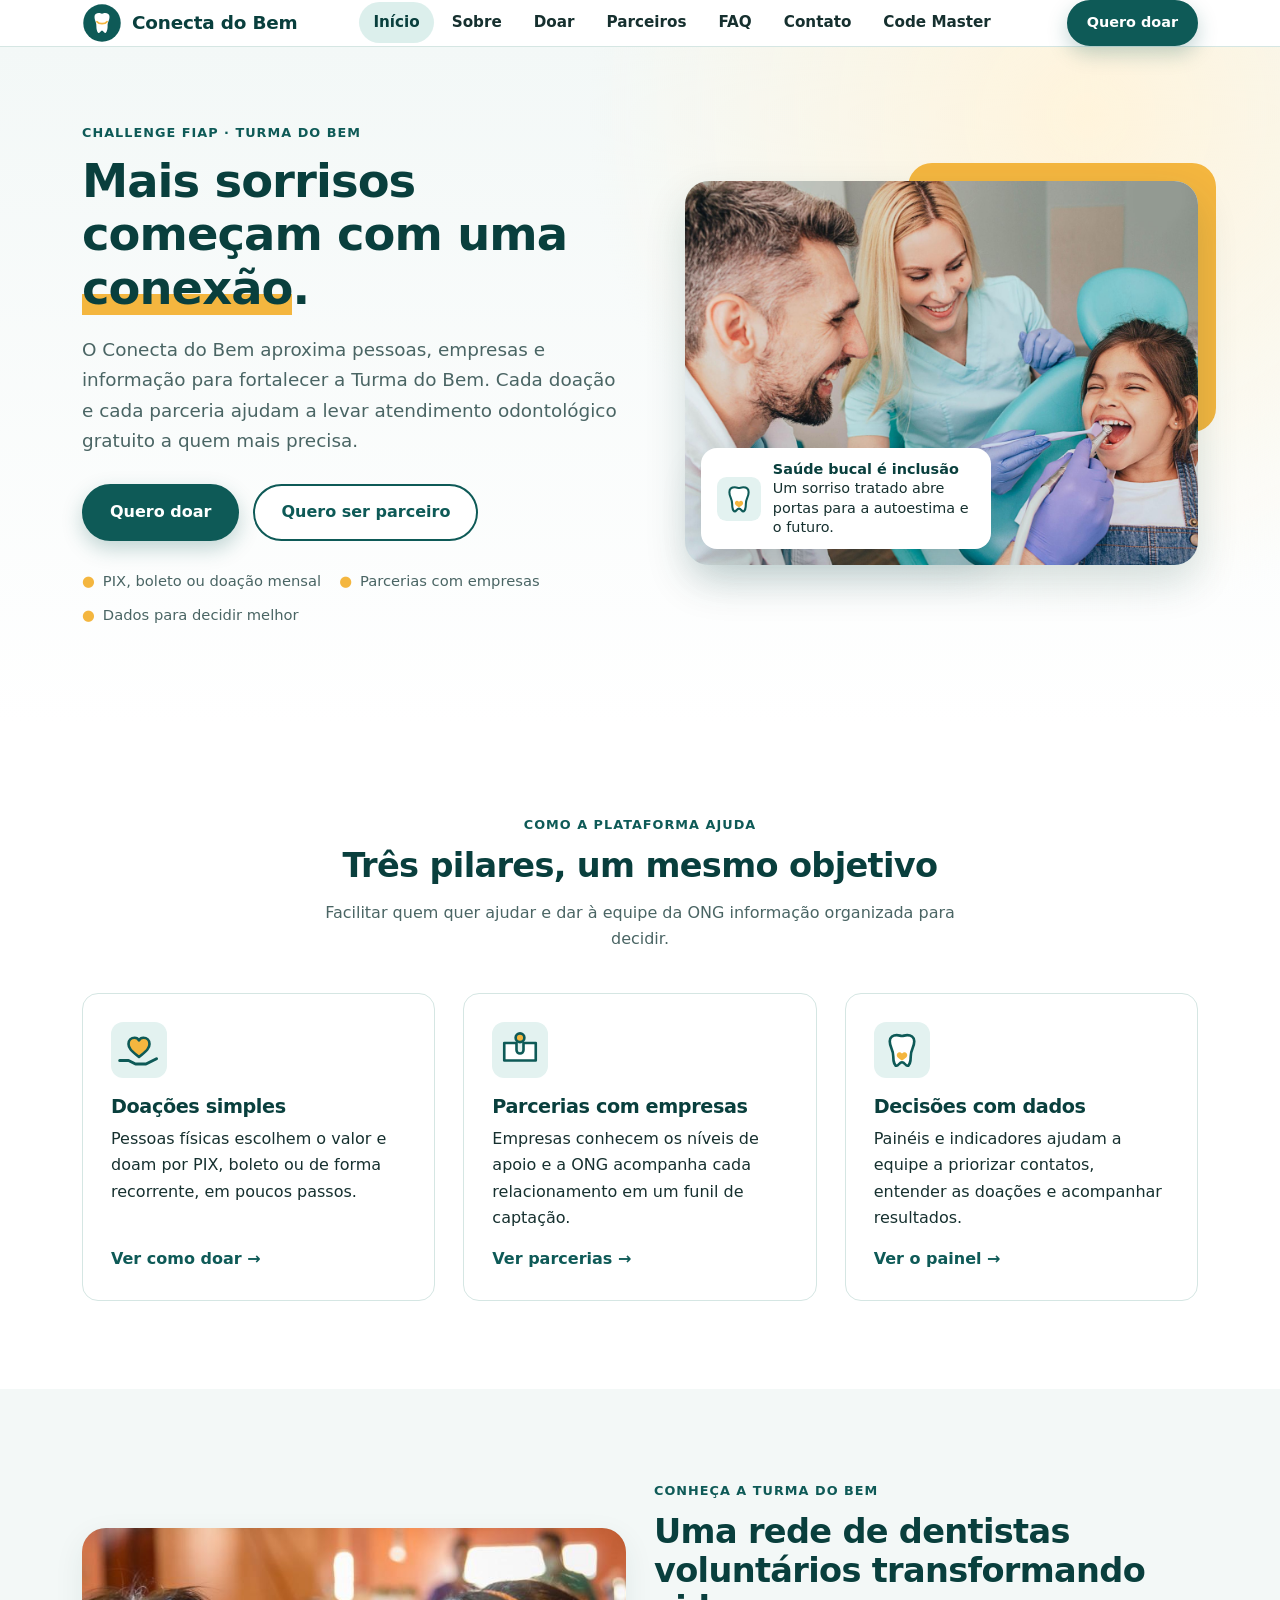
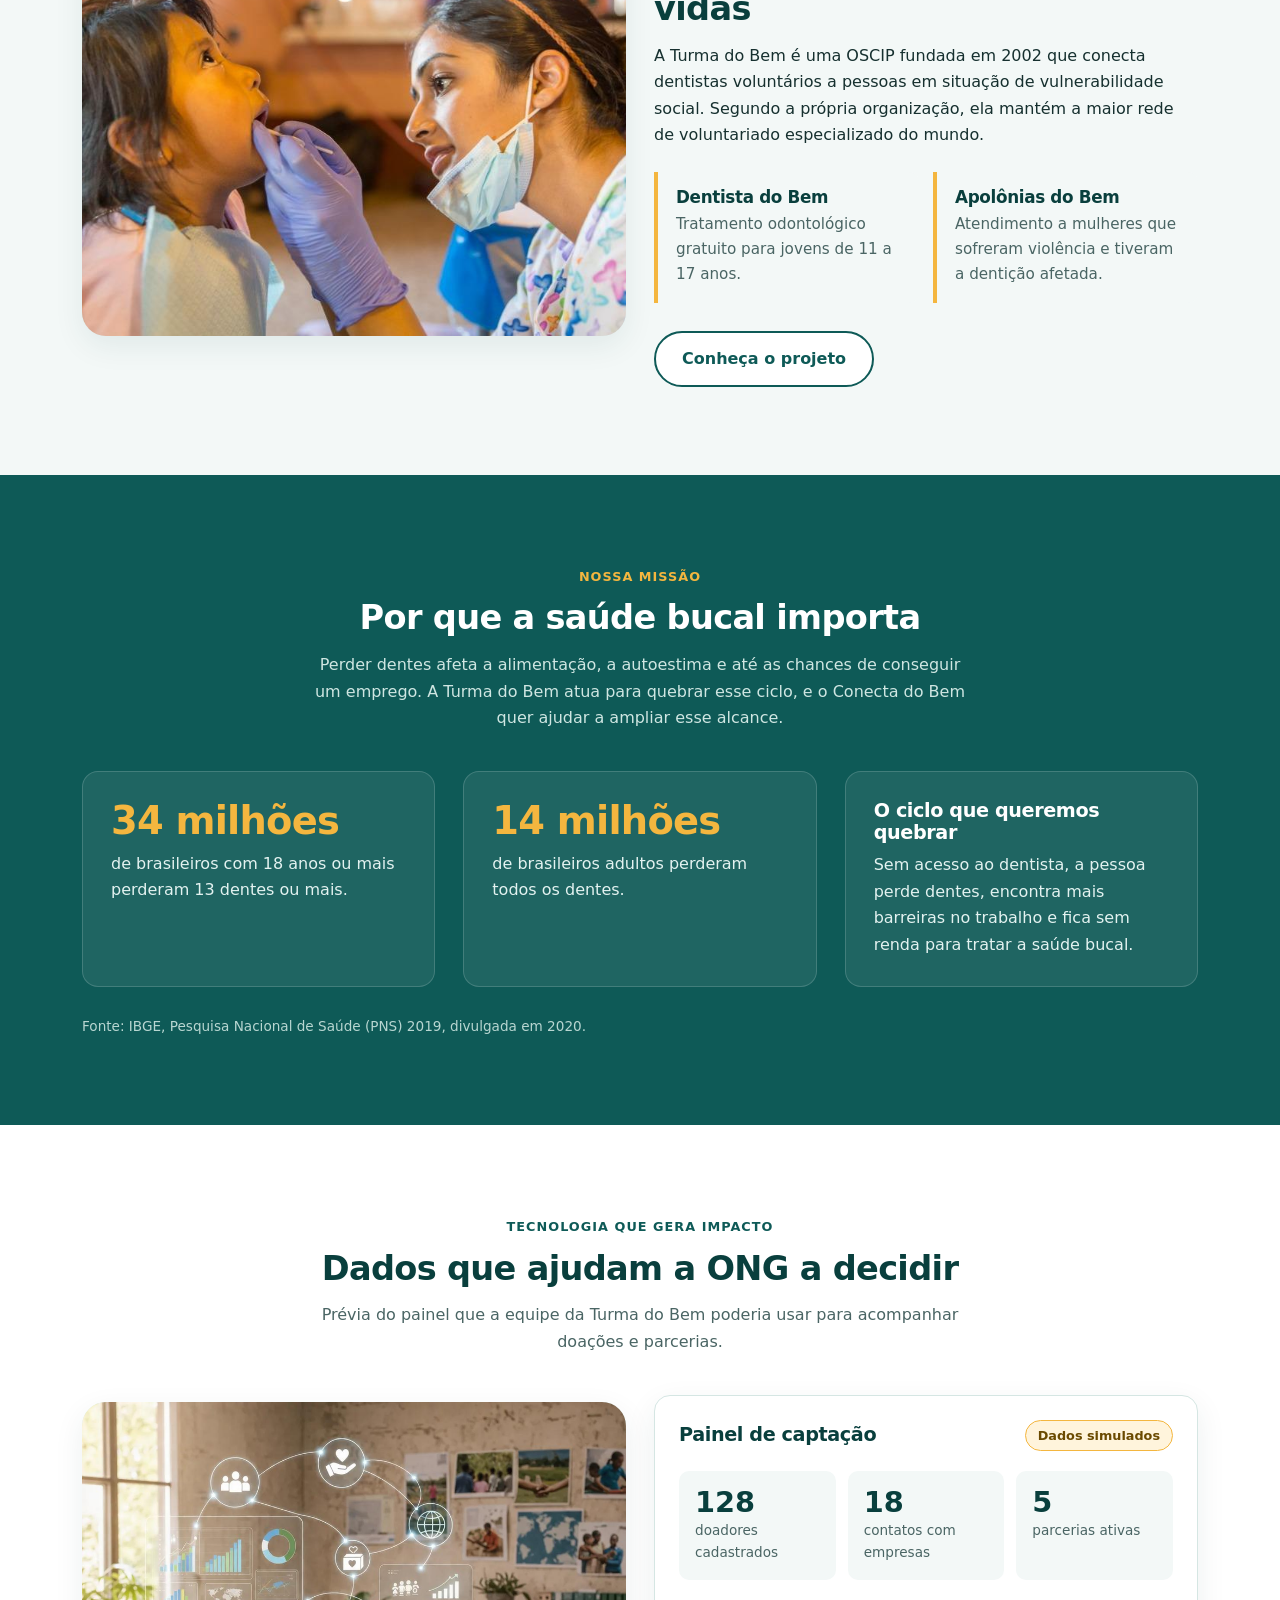
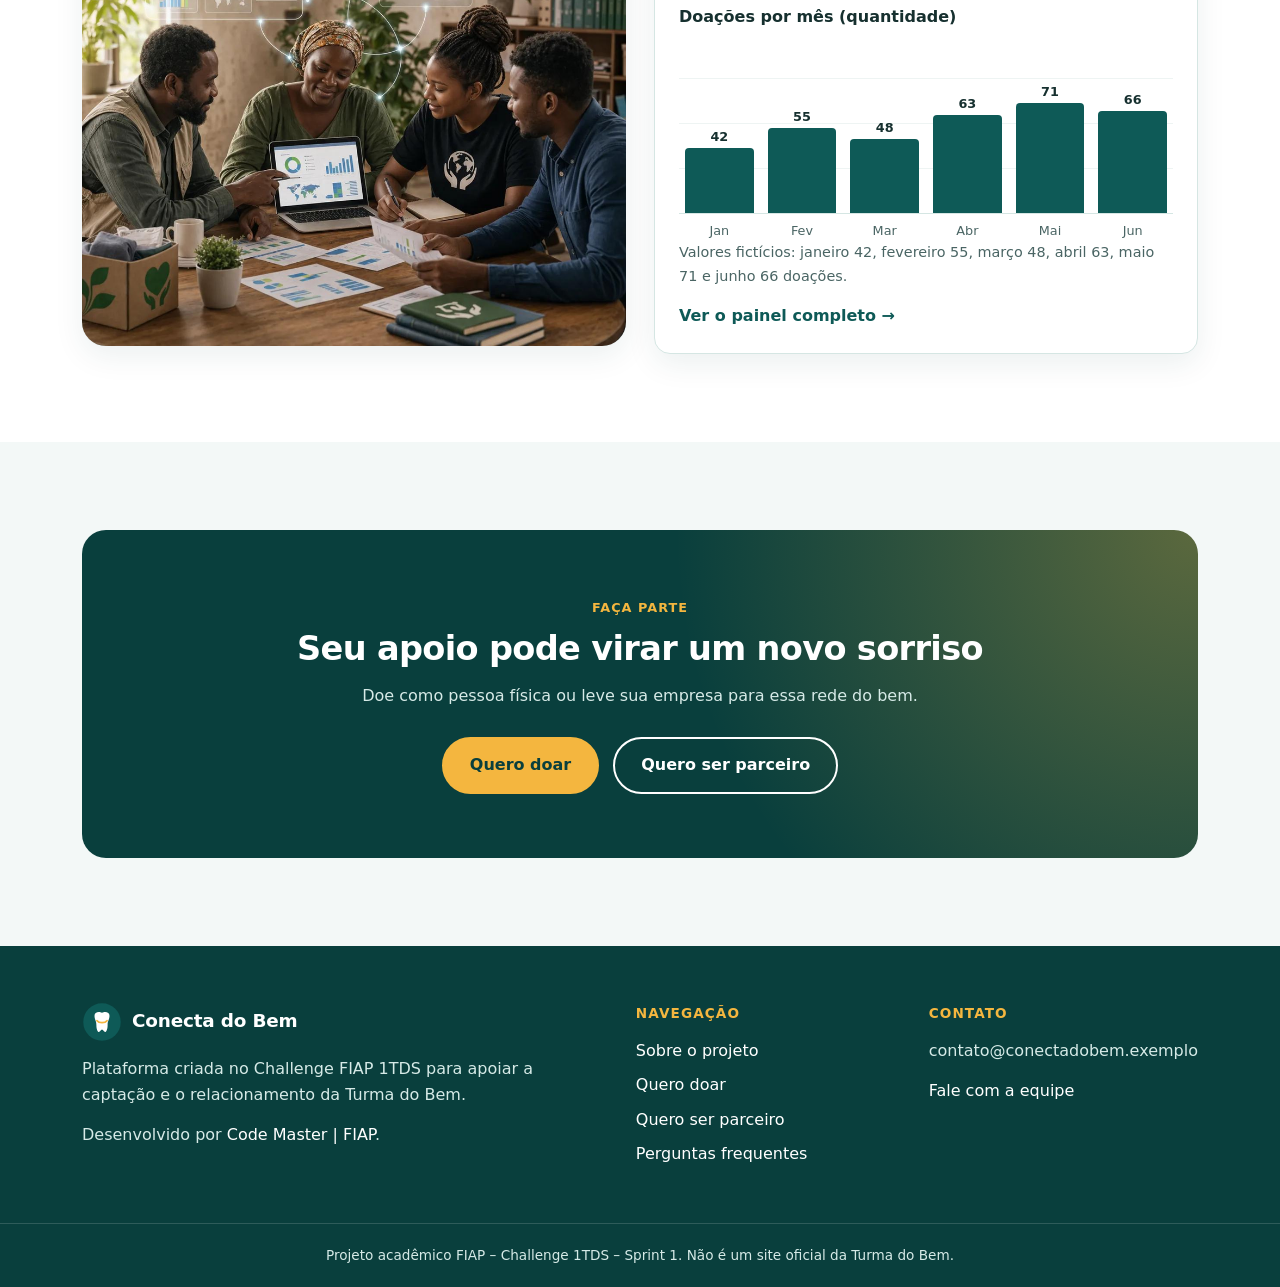
<file: index.html>
<!DOCTYPE html>
<html lang="pt-BR">

<head>
    <meta charset="UTF-8">
    <meta name="viewport" content="width=device-width, initial-scale=1.0">
    <meta name="description"
        content="Conecta do Bem: plataforma que conecta doadores, empresas e dados para ampliar o atendimento odontológico gratuito da Turma do Bem.">
    <title>Início | Conecta do Bem</title>
    <link rel="icon" type="image/svg+xml" href="img/logo.svg">
    <link rel="stylesheet" href="css/style.css">
    <script src="js/script.js" defer></script>
</body>
</head>

<body>
    <a class="pular-conteudo" href="#conteudo">Pular para o conteúdo</a>

    <!-- Cabeçalho padrão (igual em todas as páginas) -->
    <header class="site-header">
        <div class="container header-inner">
            <a class="logo" href="index.html">
                <img src="img/logo.svg" alt="" width="40" height="40">
                <span>Conecta do Bem</span>
            </a>
            <nav aria-label="Menu principal">
                <ul class="menu">
                    <li><a href="index.html" class="ativo" aria-current="page">Início</a></li>
                    <li><a href="pages/sobre.html">Sobre</a></li>
                    <li><a href="pages/doar.html">Doar</a></li>
                    <li><a href="pages/parceiros.html">Parceiros</a></li>
                    <li><a href="pages/faq.html">FAQ</a></li>
                    <li><a href="pages/contato.html">Contato</a></li>
                    <li><a href="pages/integrantes.html">Code Master</a></li>
                </ul>
            </nav>
            <a class="btn btn-primary header-cta" href="pages/doar.html">Quero doar</a>
        </div>
    </header>

    <!-- Conteúdo principal -->
    <main id="conteudo">

        <!-- 1. Banner principal -->
        <section class="hero">
            <div class="container hero-inner">
                <div>
                    <span class="sobretitulo">Challenge FIAP · Turma do Bem</span>
                    <h1>Mais sorrisos começam com uma <span class="marca-texto">conexão</span>.</h1>
                    <p class="lead">O Conecta do Bem aproxima pessoas, empresas e informação para fortalecer a Turma do
                        Bem. Cada doação e cada parceria ajudam a levar atendimento odontológico gratuito a quem mais
                        precisa.</p>
                    <div class="botoes">
                        <a class="btn btn-primary" href="pages/doar.html">Quero doar</a>
                        <a class="btn btn-secondary" href="pages/parceiros.html">Quero ser parceiro</a>
                    </div>
                    <ul class="hero-destaques">
                        <li>PIX, boleto ou doação mensal</li>
                        <li>Parcerias com empresas</li>
                        <li>Dados para decidir melhor</li>
                    </ul>
                </div>

                <div class="hero-midia">
                    <figure class="foto foto-paisagem">
                        <img src="img/hero-conecta.png"
                            alt="Dentistas sorridentes atendendo uma menina que ri na cadeira do consultório odontológico"
                            width="1400" height="933">
                    </figure>
                    <div class="hero-cartao">
                        <img src="img/icone-saude.svg" alt="" width="44" height="44">
                        <p><strong>Saúde bucal é inclusão</strong>Um sorriso tratado abre portas para a autoestima e o
                            futuro.</p>
                    </div>
                </div>
            </div>
        </section>

        <!-- 2. Os três pilares da plataforma -->
        <section class="secao">
            <div class="container">
                <div class="secao-cabecalho">
                    <span class="sobretitulo">Como a plataforma ajuda</span>
                    <h2>Três pilares, um mesmo objetivo</h2>
                    <p class="intro">Facilitar quem quer ajudar e dar à equipe da ONG informação organizada para
                        decidir.</p>
                </div>
                <div class="grid grid-3">
                    <article class="card card-pilar">
                        <img class="icone" src="img/icone-doacao.svg" alt="" width="56" height="56">
                        <h3>Doações simples</h3>
                        <p>Pessoas físicas escolhem o valor e doam por PIX, boleto ou de forma recorrente, em poucos
                            passos.</p>
                        <a class="link-seta" href="pages/doar.html">Ver como doar</a>
                    </article>
                    <article class="card card-pilar">
                        <img class="icone" src="img/icone-parceria.svg" alt="" width="56" height="56">
                        <h3>Parcerias com empresas</h3>
                        <p>Empresas conhecem os níveis de apoio e a ONG acompanha cada relacionamento em um funil de
                            captação.</p>
                        <a class="link-seta" href="pages/parceiros.html">Ver parcerias</a>
                    </article>
                    <article class="card card-pilar">
                        <img class="icone" src="img/icone-saude.svg" alt="" width="56" height="56">
                        <h3>Decisões com dados</h3>
                        <p>Painéis e indicadores ajudam a equipe a priorizar contatos, entender as doações e acompanhar
                            resultados.</p>
                        <a class="link-seta" href="pages/parceiros.html#painel">Ver o painel</a>
                    </article>
                </div>
            </div>
        </section>

        <!-- 3. Quem é a Turma do Bem -->
        <section class="secao secao-clara">
            <div class="container grid grid-2 alinhar-centro">
                <figure class="foto foto-paisagem">
                    <img src="img/impacto-social.png"
                        alt="Voluntária de máscara examina com cuidado a boca de uma menina durante um atendimento"
                        width="800" height="533">
                </figure>
                <div>
                    <span class="sobretitulo">Conheça a Turma do Bem</span>
                    <h2>Uma rede de dentistas voluntários transformando vidas</h2>
                    <p>A Turma do Bem é uma OSCIP fundada em 2002 que conecta dentistas voluntários a pessoas em
                        situação de vulnerabilidade social. Segundo a própria organização, ela mantém a maior rede de
                        voluntariado especializado do mundo.</p>
                    <div class="programas">
                        <div class="programa">
                            <h3>Dentista do Bem</h3>
                            <p>Tratamento odontológico gratuito para jovens de 11 a 17 anos.</p>
                        </div>
                        <div class="programa">
                            <h3>Apolônias do Bem</h3>
                            <p>Atendimento a mulheres que sofreram violência e tiveram a dentição afetada.</p>
                        </div>
                    </div>
                    <a class="btn btn-secondary" href="pages/sobre.html">Conheça o projeto</a>
                </div>
            </div>
        </section>

        <!-- 4. Missão: por que a saúde bucal importa -->
        <section class="secao faixa-missao">
            <div class="container">
                <div class="secao-cabecalho">
                    <span class="sobretitulo">Nossa missão</span>
                    <h2>Por que a saúde bucal importa</h2>
                    <p class="intro">Perder dentes afeta a alimentação, a autoestima e até as chances de conseguir um
                        emprego. A Turma do Bem atua para quebrar esse ciclo, e o Conecta do Bem quer ajudar a ampliar
                        esse alcance.</p>
                </div>
                <div class="grid grid-3">
                    <article class="card-escuro">
                        <p class="numero">34 milhões</p>
                        <p>de brasileiros com 18 anos ou mais perderam 13 dentes ou mais.</p>
                    </article>
                    <article class="card-escuro">
                        <p class="numero">14 milhões</p>
                        <p>de brasileiros adultos perderam todos os dentes.</p>
                    </article>
                    <article class="card-escuro">
                        <h3>O ciclo que queremos quebrar</h3>
                        <p>Sem acesso ao dentista, a pessoa perde dentes, encontra mais barreiras no trabalho e fica sem
                            renda para tratar a saúde bucal.</p>
                    </article>
                </div>
                <p class="fonte">Fonte: IBGE, Pesquisa Nacional de Saúde (PNS) 2019, divulgada em 2020.</p>
            </div>
        </section>

        <!-- 5. Prévia do painel (dados simulados) -->
        <section class="secao">
            <div class="container">
                <div class="secao-cabecalho">
                    <span class="sobretitulo">Tecnologia que gera impacto</span>
                    <h2>Dados que ajudam a ONG a decidir</h2>
                    <p class="intro">Prévia do painel que a equipe da Turma do Bem poderia usar para acompanhar doações
                        e parcerias.</p>
                </div>
                <div class="grid grid-2 alinhar-centro">
                    <figure class="foto foto-quadrada">
                        <img src="img/dados-parcerias.png"
                            alt="Ilustração de uma equipe reunida em volta de um notebook analisando gráficos e indicadores"
                            width="1000" height="1000">
                    </figure>

                    <div class="painel">
                        <div class="painel-topo">
                            <h3>Painel de captação</h3>
                            <span class="selo selo-simulado">Dados simulados</span>
                        </div>
                        <div class="kpis">
                            <p class="kpi"><span class="kpi-valor">128</span><span class="kpi-rotulo">doadores
                                    cadastrados</span></p>
                            <p class="kpi"><span class="kpi-valor">18</span><span class="kpi-rotulo">contatos com
                                    empresas</span></p>
                            <p class="kpi"><span class="kpi-valor">5</span><span class="kpi-rotulo">parcerias
                                    ativas</span></p>
                        </div>

                        <p class="grafico-titulo" id="titulo-grafico">Doações por mês (quantidade)</p>
                        <div class="grafico-colunas" role="img" aria-labelledby="titulo-grafico"
                            aria-describedby="descricao-grafico">
                            <div class="coluna-grafico altura-42"><span>42</span></div>
                            <div class="coluna-grafico altura-55"><span>55</span></div>
                            <div class="coluna-grafico altura-48"><span>48</span></div>
                            <div class="coluna-grafico altura-63"><span>63</span></div>
                            <div class="coluna-grafico altura-71"><span>71</span></div>
                            <div class="coluna-grafico altura-66"><span>66</span></div>
                        </div>
                        <ul class="grafico-eixo" aria-hidden="true">
                            <li>Jan</li>
                            <li>Fev</li>
                            <li>Mar</li>
                            <li>Abr</li>
                            <li>Mai</li>
                            <li>Jun</li>
                        </ul>
                        <p class="aviso" id="descricao-grafico">Valores fictícios: janeiro 42, fevereiro 55, março 48,
                            abril 63, maio 71 e junho 66 doações.</p>
                        <a class="link-seta" href="pages/parceiros.html#painel">Ver o painel completo</a>
                    </div>
                </div>
            </div>
        </section>

        <!-- 6. Chamada final -->
        <section class="secao secao-clara">
            <div class="container">
                <div class="chamada">
                    <span class="sobretitulo">Faça parte</span>
                    <h2>Seu apoio pode virar um novo sorriso</h2>
                    <p>Doe como pessoa física ou leve sua empresa para essa rede do bem.</p>
                    <div class="botoes">
                        <a class="btn btn-destaque" href="pages/doar.html">Quero doar</a>
                        <a class="btn btn-claro" href="pages/parceiros.html">Quero ser parceiro</a>
                    </div>
                </div>
            </div>
        </section>

    </main>

    <!-- Rodapé padrão (igual em todas as páginas) -->
    <footer class="site-footer">
        <div class="container footer-inner">
            <div class="footer-marca">
                <a class="logo" href="index.html">
                    <img src="img/logo.svg" alt="" width="40" height="40">
                    <span>Conecta do Bem</span>
                </a>
                <p>Plataforma criada no Challenge FIAP 1TDS para apoiar a captação e o relacionamento da Turma do Bem.
                </p>
                <p>Desenvolvido por <a href="pages/integrantes.html">Code Master | FIAP</a>.</p>
            </div>
            <div>
                <p class="footer-titulo">Navegação</p>
                <ul class="footer-links">
                    <li><a href="pages/sobre.html">Sobre o projeto</a></li>
                    <li><a href="pages/doar.html">Quero doar</a></li>
                    <li><a href="pages/parceiros.html">Quero ser parceiro</a></li>
                    <li><a href="pages/faq.html">Perguntas frequentes</a></li>
                </ul>
            </div>
            <div>
                <p class="footer-titulo">Contato</p>
                <p>contato@conectadobem.exemplo</p>
                <p><a href="pages/contato.html">Fale com a equipe</a></p>
            </div>
        </div>
        <p class="footer-copy">Projeto acadêmico FIAP – Challenge 1TDS – Sprint 1. Não é um site oficial da Turma do
            Bem.</p>
    </footer>
</body>

</html>
</file>
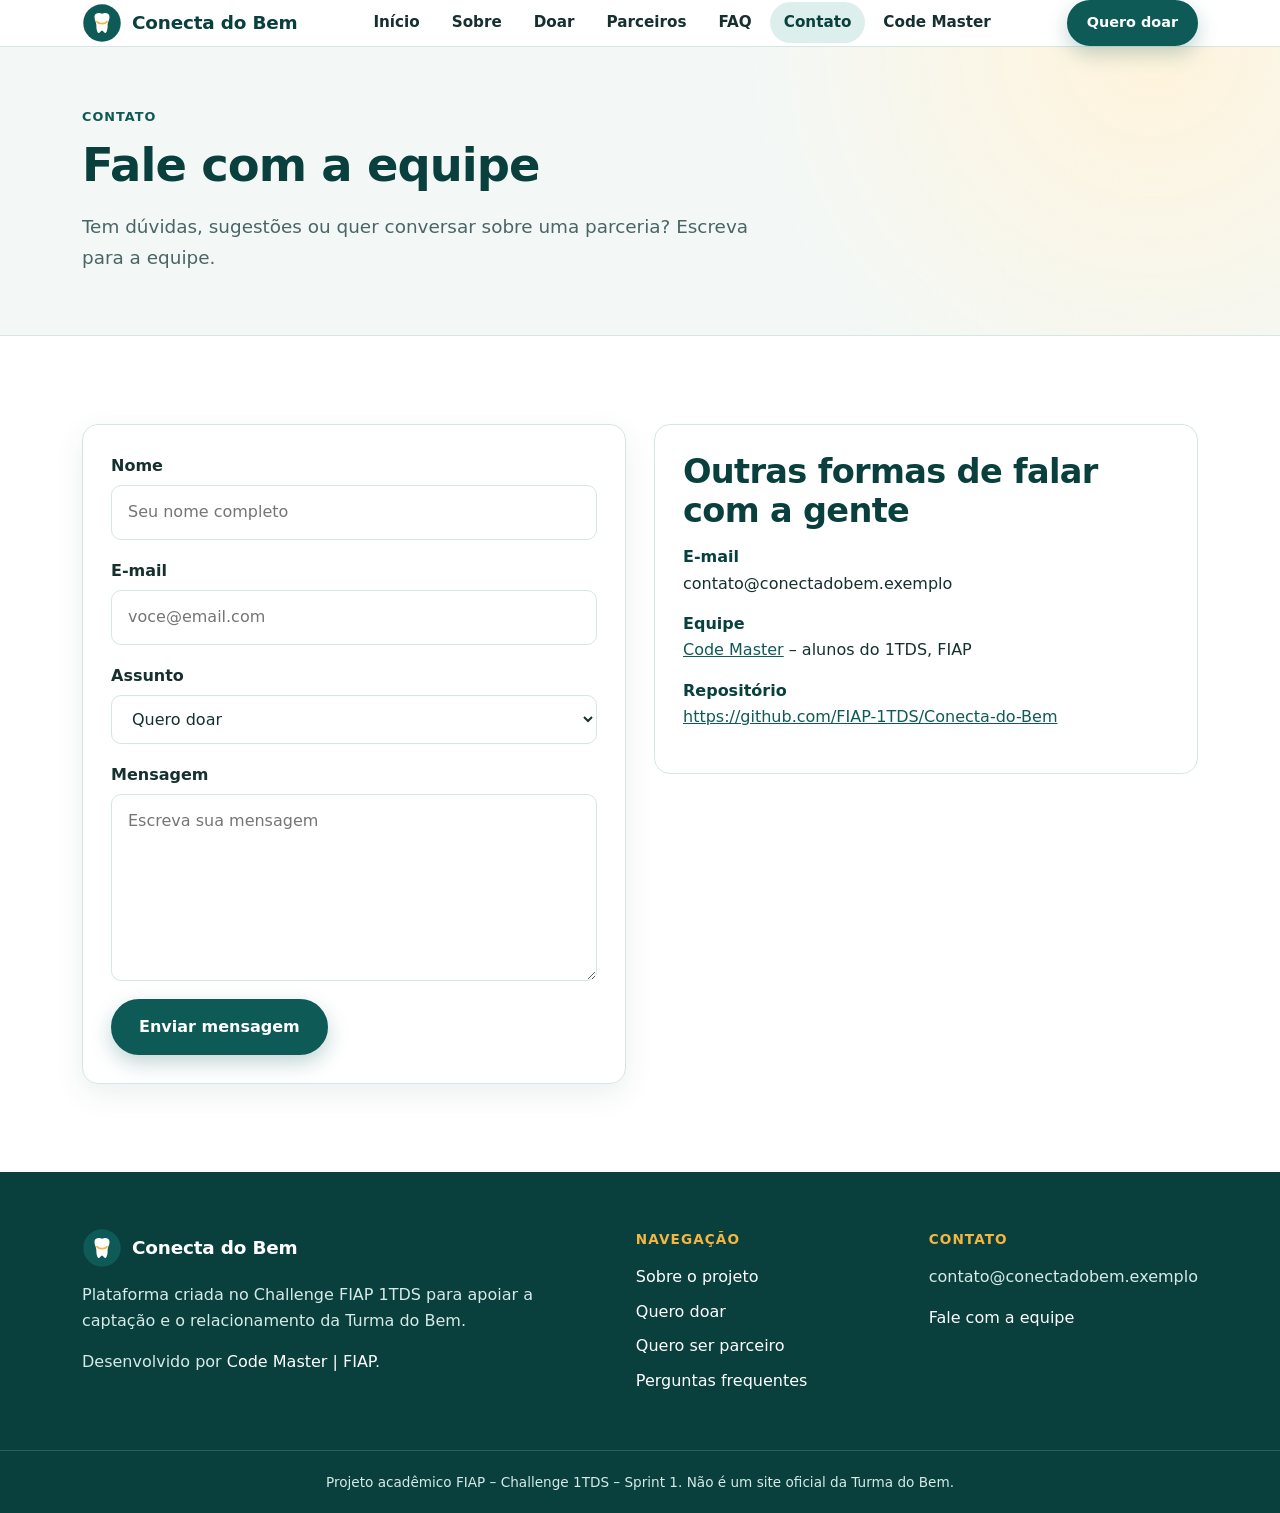
<file: pages/contato.html>
<!DOCTYPE html>
<html lang="pt-BR">

<head>
    <meta charset="UTF-8">
    <meta name="viewport" content="width=device-width, initial-scale=1.0">
    <meta name="description"
        content="Conecta do Bem: plataforma para centralizar doadores e parceiros da Turma do Bem.">
    <title>Contato | Conecta do Bem</title>
    <link rel="icon" type="image/svg+xml" href="../img/logo.svg">
    <link rel="stylesheet" href="../css/style.css">
    <script src="../js/script.js" defer></script>
</head>

<body>
    <a class="pular-conteudo" href="#conteudo">Pular para o conteúdo</a>

    <!-- Cabeçalho padrão (igual em todas as páginas) -->
    <header class="site-header">
        <div class="container header-inner">
            <a class="logo" href="../index.html">
                <img src="../img/logo.svg" alt="" width="40" height="40">
                <span>Conecta do Bem</span>
            </a>
            <nav aria-label="Menu principal">
                <ul class="menu">
                    <li><a href="../index.html">Início</a></li>
                    <li><a href="sobre.html">Sobre</a></li>
                    <li><a href="doar.html">Doar</a></li>
                    <li><a href="parceiros.html">Parceiros</a></li>
                    <li><a href="faq.html">FAQ</a></li>
                    <li><a href="contato.html" class="ativo" aria-current="page">Contato</a></li>
                    <li><a href="integrantes.html">Code Master</a></li>
                </ul>
            </nav>
            <a class="btn btn-primary header-cta" href="doar.html">Quero doar</a>
        </div>
    </header>

    <!-- Conteúdo principal -->
    <main id="conteudo">

        <section class="page-titulo">
            <div class="container">
                <span class="sobretitulo">Contato</span>
                <h1>Fale com a equipe</h1>
                <p class="lead">Tem dúvidas, sugestões ou quer conversar sobre uma parceria? Escreva para a equipe.</p>
            </div>
        </section>

        <section class="secao">
            <div class="container grid grid-2">
                <!-- Formulário (visual, sem envio real nesta sprint) -->
                <form class="form-contato" action="#" method="get">
                    <div class="campo">
                        <label for="contato-nome">Nome</label>
                        <input type="text" id="contato-nome" name="nome" placeholder="Seu nome completo">
                    </div>
                    <div class="campo">
                        <label for="contato-email">E-mail</label>
                        <input type="email" id="contato-email" name="email" placeholder="voce@email.com">
                    </div>
                    <div class="campo">
                        <label for="contato-assunto">Assunto</label>
                        <select id="contato-assunto" name="assunto">
                            <option>Quero doar</option>
                            <option>Quero ser parceiro</option>
                            <option>Dúvidas sobre o projeto</option>
                            <option>Outro assunto</option>
                        </select>
                    </div>
                    <div class="campo">
                        <label for="contato-mensagem">Mensagem</label>
                        <textarea id="contato-mensagem" name="mensagem" rows="6"
                            placeholder="Escreva sua mensagem"></textarea>
                    </div>
                    <button class="btn btn-primary" type="submit">Enviar mensagem</button>
                </form>

                <!-- Informações de contato -->
                <aside class="card info-contato">
                    <h2>Outras formas de falar com a gente</h2>
                    <p><strong>E-mail</strong><br>contato@conectadobem.exemplo</p>
                    <p><strong>Equipe</strong><br><a href="integrantes.html">Code Master</a> – alunos do 1TDS, FIAP</p>
                    <p><strong>Repositório</strong><br><a href="https://github.com/policarpogustavo/Conecta_do_Bem_Challenge" target="_blank" rel="noopener noreferrer">https://github.com/FIAP-1TDS/Conecta-do-Bem</a></p>
                </aside>
            </div>
        </section>

    </main>

    <!-- Rodapé padrão (igual em todas as páginas) -->
    <footer class="site-footer">
        <div class="container footer-inner">
            <div class="footer-marca">
                <a class="logo" href="../index.html">
                    <img src="../img/logo.svg" alt="" width="40" height="40">
                    <span>Conecta do Bem</span>
                </a>
                <p>Plataforma criada no Challenge FIAP 1TDS para apoiar a captação e o relacionamento da Turma do Bem.
                </p>
                <p>Desenvolvido por <a href="integrantes.html">Code Master | FIAP</a>.</p>
            </div>
            <div>
                <p class="footer-titulo">Navegação</p>
                <ul class="footer-links">
                    <li><a href="sobre.html">Sobre o projeto</a></li>
                    <li><a href="doar.html">Quero doar</a></li>
                    <li><a href="parceiros.html">Quero ser parceiro</a></li>
                    <li><a href="faq.html">Perguntas frequentes</a></li>
                </ul>
            </div>
            <div>
                <p class="footer-titulo">Contato</p>
                <p>contato@conectadobem.exemplo</p>
                <p><a href="contato.html">Fale com a equipe</a></p>
            </div>
        </div>
        <p class="footer-copy">Projeto acadêmico FIAP – Challenge 1TDS – Sprint 1. Não é um site oficial da Turma do
            Bem.</p>
    </footer>
</body>

</html>
</file>
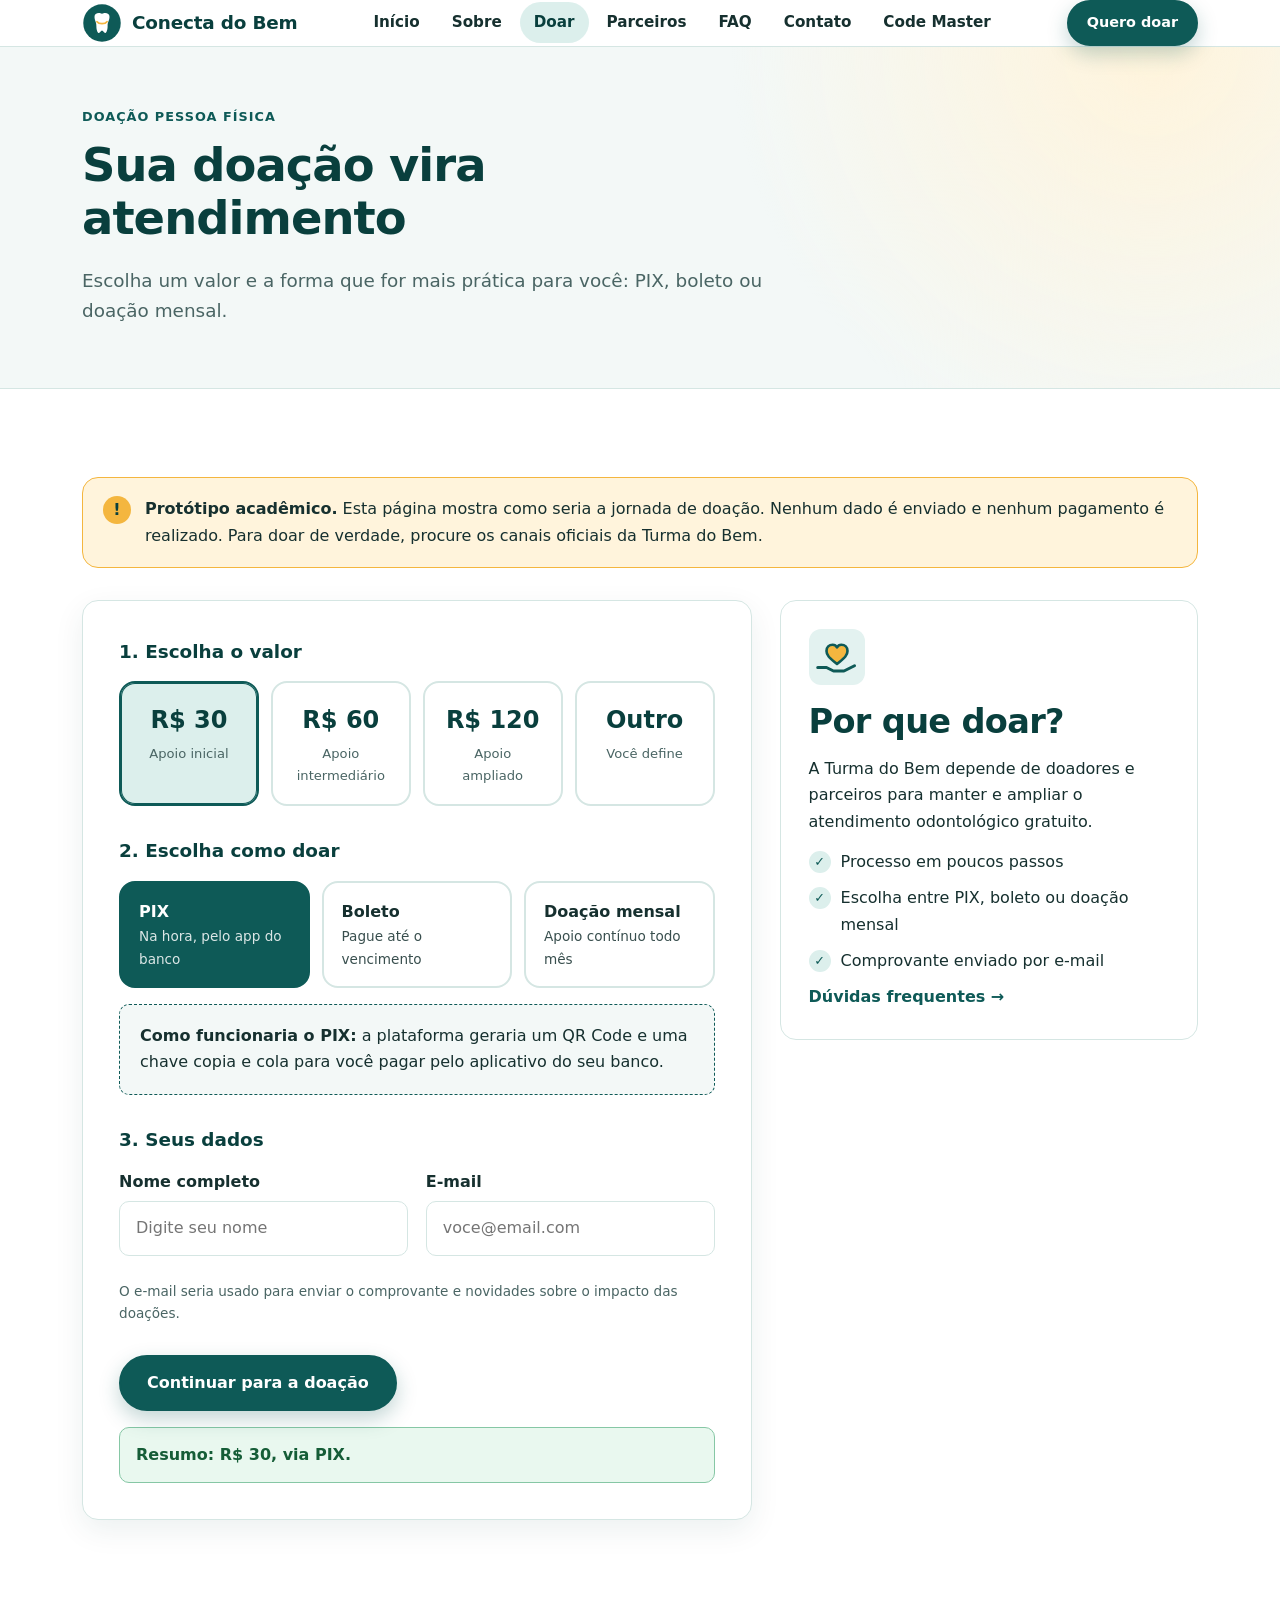
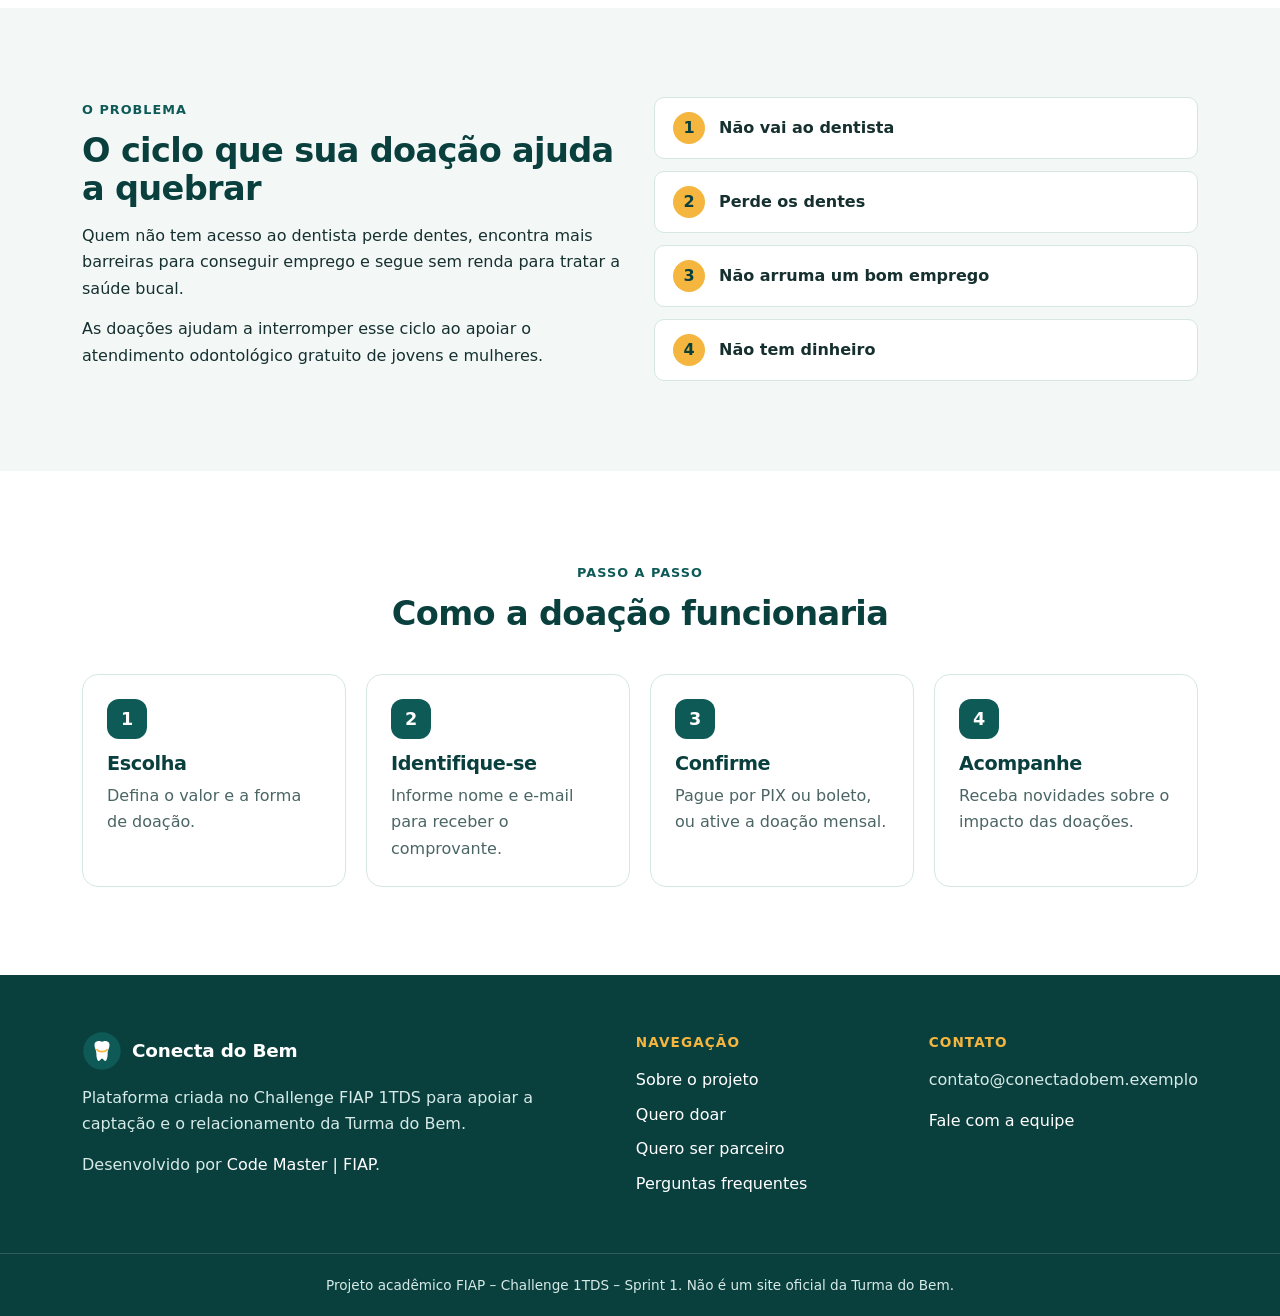
<file: pages/doar.html>
<!DOCTYPE html>
<html lang="pt-BR">

<head>
    <meta charset="UTF-8">
    <meta name="viewport" content="width=device-width, initial-scale=1.0">
    <meta name="description"
        content="Protótipo da jornada de doação do Conecta do Bem: escolha de valor e de forma de doação por PIX, boleto ou doação mensal.">
    <title>Quero doar | Conecta do Bem</title>
    <link rel="icon" type="image/svg+xml" href="../img/logo.svg">
    <link rel="stylesheet" href="../css/style.css">
    <script src="../js/script.js" defer></script>
</head>

<body>
    <a class="pular-conteudo" href="#conteudo">Pular para o conteúdo</a>

    <!-- Cabeçalho padrão (igual em todas as páginas) -->
    <header class="site-header">
        <div class="container header-inner">
            <a class="logo" href="../index.html">
                <img src="../img/logo.svg" alt="" width="40" height="40">
                <span>Conecta do Bem</span>
            </a>
            <nav aria-label="Menu principal">
                <ul class="menu">
                    <li><a href="../index.html">Início</a></li>
                    <li><a href="sobre.html">Sobre</a></li>
                    <li><a href="doar.html" class="ativo" aria-current="page">Doar</a></li>
                    <li><a href="parceiros.html">Parceiros</a></li>
                    <li><a href="faq.html">FAQ</a></li>
                    <li><a href="contato.html">Contato</a></li>
                    <li><a href="integrantes.html">Code Master</a></li>
                </ul>
            </nav>
            <a class="btn btn-primary header-cta" href="doar.html">Quero doar</a>
        </div>
    </header>

    <!-- Conteúdo principal -->
    <main id="conteudo">

        <section class="page-titulo">
            <div class="container">
                <span class="sobretitulo">Doação pessoa física</span>
                <h1>Sua doação vira atendimento</h1>
                <p class="lead">Escolha um valor e a forma que for mais prática para você: PIX, boleto ou doação mensal.
                </p>
            </div>
        </section>

        <!-- Protótipo do formulário de doação -->
        <section class="secao">
            <div class="container">

                <div class="aviso-prototipo" role="note">
                    <span class="aviso-icone" aria-hidden="true">!</span>
                    <p><strong>Protótipo acadêmico.</strong> Esta página mostra como seria a jornada de doação. Nenhum
                        dado é enviado e nenhum pagamento é realizado. Para doar de verdade, procure os canais oficiais
                        da Turma do Bem.</p>
                </div>

                <div class="grid layout-doacao">
                    <form class="form-doacao" action="#" method="get">
                        <fieldset>
                            <legend>1. Escolha o valor</legend>
                            <div class="opcoes opcoes-valor">
                                <input type="radio" id="valor-30" name="valor" value="30" checked>
                                <label for="valor-30"><span class="valor-numero">R$ 30</span><span
                                        class="valor-texto">Apoio inicial</span></label>
                                <input type="radio" id="valor-60" name="valor" value="60">
                                <label for="valor-60"><span class="valor-numero">R$ 60</span><span
                                        class="valor-texto">Apoio intermediário</span></label>
                                <input type="radio" id="valor-120" name="valor" value="120">
                                <label for="valor-120"><span class="valor-numero">R$ 120</span><span
                                        class="valor-texto">Apoio ampliado</span></label>
                                <input type="radio" id="valor-outro" name="valor" value="outro">
                                <label for="valor-outro"><span class="valor-numero">Outro</span><span
                                        class="valor-texto">Você define</span></label>
                            </div>
                        </fieldset>

                        <fieldset>
                            <legend>2. Escolha como doar</legend>
                            <div class="opcoes opcoes-forma">
                                <input type="radio" id="forma-pix" name="forma" value="pix" checked>
                                <label for="forma-pix">PIX <small>Na hora, pelo app do banco</small></label>
                                <input type="radio" id="forma-boleto" name="forma" value="boleto">
                                <label for="forma-boleto">Boleto <small>Pague até o vencimento</small></label>
                                <input type="radio" id="forma-recorrente" name="forma" value="recorrente">
                                <label for="forma-recorrente">Doação mensal <small>Apoio contínuo todo
                                        mês</small></label>
                            </div>

                            <!-- Só o painel da forma marcada aparece (regra :has no CSS) -->
                            <div class="forma-detalhe detalhe-pix">
                                <p><strong>Como funcionaria o PIX:</strong> a plataforma geraria um QR Code e uma chave
                                    copia e cola para você pagar pelo aplicativo do seu banco.</p>
                            </div>
                            <div class="forma-detalhe detalhe-boleto">
                                <p><strong>Como funcionaria o boleto:</strong> você receberia o boleto por e-mail e
                                    poderia pagar em qualquer banco ou aplicativo até a data de vencimento.</p>
                            </div>
                            <div class="forma-detalhe detalhe-recorrente">
                                <p><strong>Como funcionaria a doação mensal:</strong> o mesmo valor seria doado todo
                                    mês, com a opção de pausar ou cancelar quando quiser.</p>
                            </div>
                        </fieldset>

                        <fieldset>
                            <legend>3. Seus dados</legend>
                            <div class="campos-dados">
                                <div class="campo">
                                    <label for="doador-nome">Nome completo</label>
                                    <input type="text" id="doador-nome" name="nome" placeholder="Digite seu nome"
                                        autocomplete="name">
                                </div>
                                <div class="campo">
                                    <label for="doador-email">E-mail</label>
                                    <input type="email" id="doador-email" name="email" placeholder="voce@email.com"
                                        autocomplete="email">
                                </div>
                            </div>
                            <p class="campo-dica">O e-mail seria usado para enviar o comprovante e novidades sobre o
                                impacto das doações.</p>
                        </fieldset>

                        <button class="btn btn-primary" type="submit" disabled aria-describedby="aviso-botao">Continuar
                            para a doação</button>
                        <p class="campo-dica" id="aviso-botao">Botão desativado: este protótipo não processa pagamentos.
                        </p>
                    </form>

                    <!-- Lateral: o que acontece depois -->
                    <aside class="card resumo-doacao">
                        <img class="icone" src="../img/icone-doacao.svg" alt="" width="56" height="56">
                        <h2>Por que doar?</h2>
                        <p>A Turma do Bem depende de doadores e parceiros para manter e ampliar o atendimento
                            odontológico gratuito.</p>
                        <ul class="lista-check">
                            <li>Processo em poucos passos</li>
                            <li>Escolha entre PIX, boleto ou doação mensal</li>
                            <li>Comprovante enviado por e-mail</li>
                        </ul>
                        <a class="link-seta" href="faq.html">Dúvidas frequentes</a>
                    </aside>
                </div>
            </div>
        </section>

        <!-- Problema -->
        <section class="secao secao-clara">
            <div class="container grid grid-2 alinhar-centro">
                <div>
                    <span class="sobretitulo">O problema</span>
                    <h2>O ciclo que sua doação ajuda a quebrar</h2>
                    <p>Quem não tem acesso ao dentista perde dentes, encontra mais barreiras para conseguir emprego e
                        segue sem renda para tratar a saúde bucal.</p>
                    <p>As doações ajudam a interromper esse ciclo ao apoiar o atendimento odontológico gratuito de
                        jovens e mulheres.</p>
                </div>
                <ol class="ciclo">
                    <li>Não vai ao dentista</li>
                    <li>Perde os dentes</li>
                    <li>Não arruma um bom emprego</li>
                    <li>Não tem dinheiro</li>
                </ol>
            </div>
        </section>

        <!-- Passo a passo -->
        <section class="secao">
            <div class="container">
                <div class="secao-cabecalho">
                    <span class="sobretitulo">Passo a passo</span>
                    <h2>Como a doação funcionaria</h2>
                </div>
                <ol class="passos">
                    <li class="passo">
                        <h3>Escolha</h3>
                        <p>Defina o valor e a forma de doação.</p>
                    </li>
                    <li class="passo">
                        <h3>Identifique-se</h3>
                        <p>Informe nome e e-mail para receber o comprovante.</p>
                    </li>
                    <li class="passo">
                        <h3>Confirme</h3>
                        <p>Pague por PIX ou boleto, ou ative a doação mensal.</p>
                    </li>
                    <li class="passo">
                        <h3>Acompanhe</h3>
                        <p>Receba novidades sobre o impacto das doações.</p>
                    </li>
                </ol>
            </div>
        </section>

    </main>

    <!-- Rodapé padrão (igual em todas as páginas) -->
    <footer class="site-footer">
        <div class="container footer-inner">
            <div class="footer-marca">
                <a class="logo" href="../index.html">
                    <img src="../img/logo.svg" alt="" width="40" height="40">
                    <span>Conecta do Bem</span>
                </a>
                <p>Plataforma criada no Challenge FIAP 1TDS para apoiar a captação e o relacionamento da Turma do Bem.
                </p>
                <p>Desenvolvido por <a href="integrantes.html">Code Master | FIAP</a>.</p>
            </div>
            <div>
                <p class="footer-titulo">Navegação</p>
                <ul class="footer-links">
                    <li><a href="sobre.html">Sobre o projeto</a></li>
                    <li><a href="doar.html">Quero doar</a></li>
                    <li><a href="parceiros.html">Quero ser parceiro</a></li>
                    <li><a href="faq.html">Perguntas frequentes</a></li>
                </ul>
            </div>
            <div>
                <p class="footer-titulo">Contato</p>
                <p>contato@conectadobem.exemplo</p>
                <p><a href="contato.html">Fale com a equipe</a></p>
            </div>
        </div>
        <p class="footer-copy">Projeto acadêmico FIAP – Challenge 1TDS – Sprint 1. Não é um site oficial da Turma do
            Bem.</p>
    </footer>
</body>

</html>
</file>
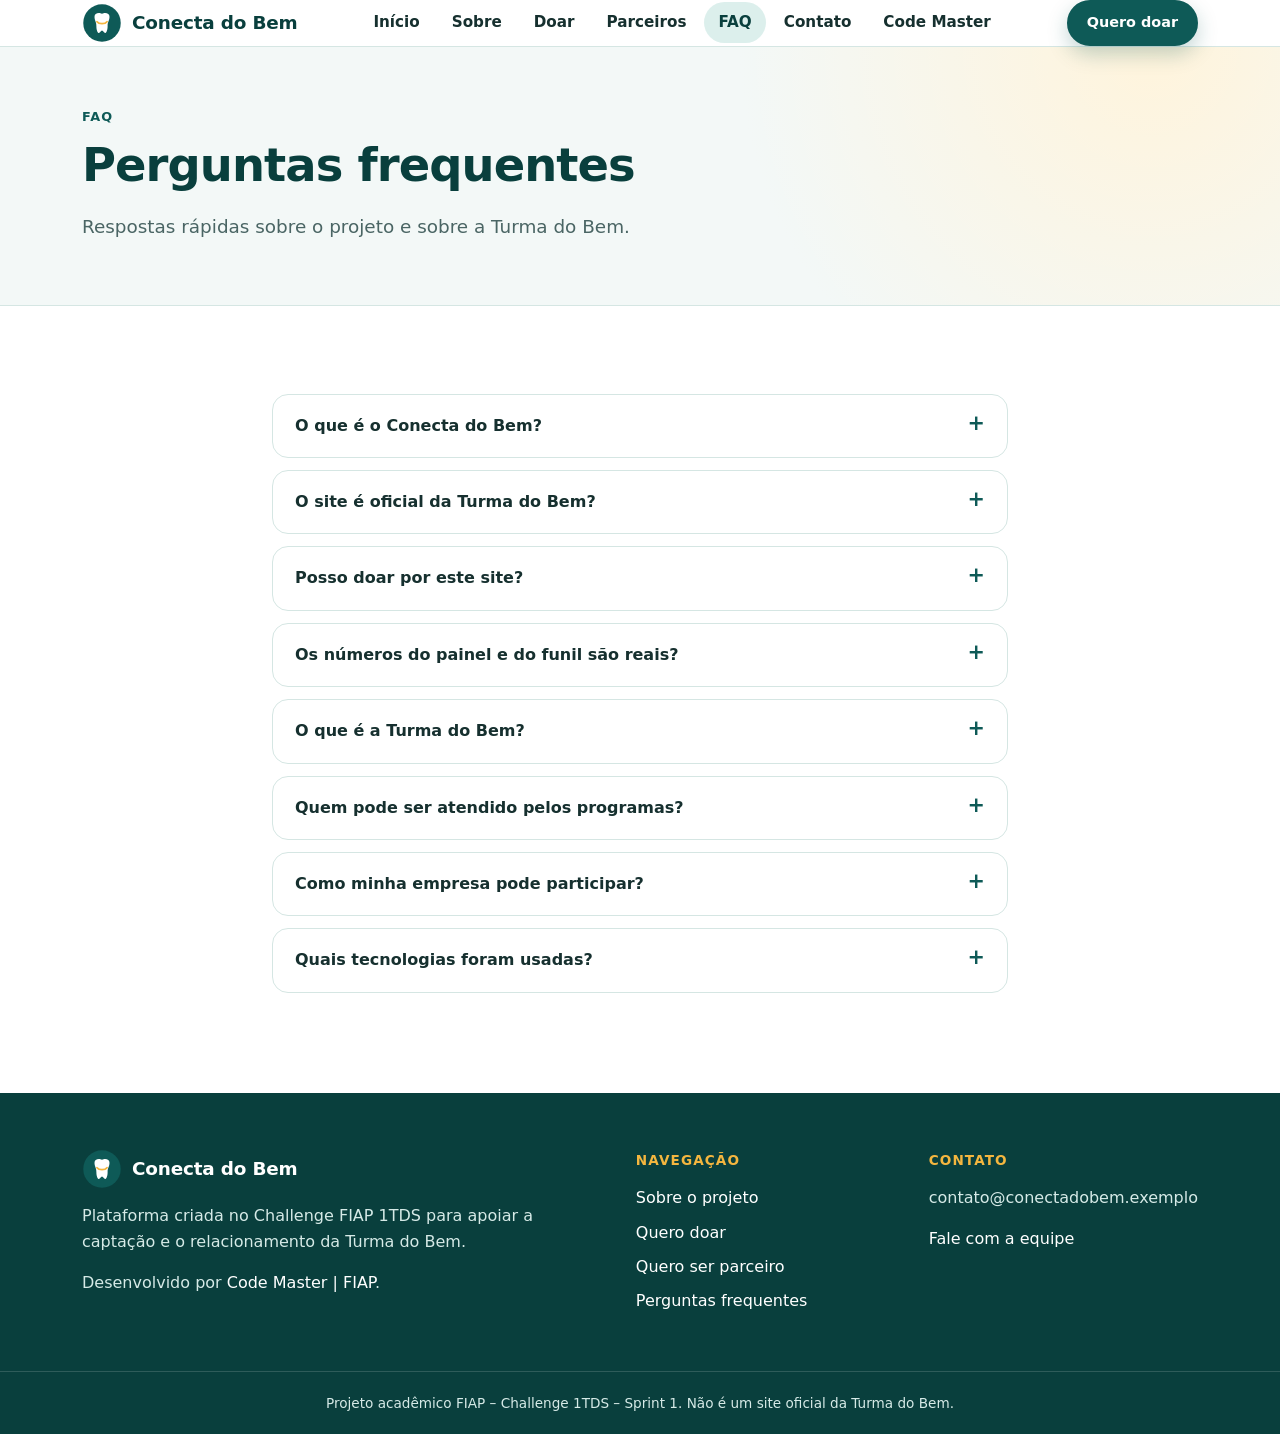
<file: pages/faq.html>
<!DOCTYPE html>
<html lang="pt-BR">

<head>
    <meta charset="UTF-8">
    <meta name="viewport" content="width=device-width, initial-scale=1.0">
    <meta name="description"
        content="Conecta do Bem: plataforma para centralizar doadores e parceiros da Turma do Bem.">
    <title>Perguntas frequentes | Conecta do Bem</title>
    <link rel="icon" type="image/svg+xml" href="../img/logo.svg">
    <link rel="stylesheet" href="../css/style.css">
    <script src="../js/script.js" defer></script>
</head>

<body>
    <a class="pular-conteudo" href="#conteudo">Pular para o conteúdo</a>

    <!-- Cabeçalho padrão (igual em todas as páginas) -->
    <header class="site-header">
        <div class="container header-inner">
            <a class="logo" href="../index.html">
                <img src="../img/logo.svg" alt="" width="40" height="40">
                <span>Conecta do Bem</span>
            </a>
            <nav aria-label="Menu principal">
                <ul class="menu">
                    <li><a href="../index.html">Início</a></li>
                    <li><a href="sobre.html">Sobre</a></li>
                    <li><a href="doar.html">Doar</a></li>
                    <li><a href="parceiros.html">Parceiros</a></li>
                    <li><a href="faq.html" class="ativo" aria-current="page">FAQ</a></li>
                    <li><a href="contato.html">Contato</a></li>
                    <li><a href="integrantes.html">Code Master</a></li>
                </ul>
            </nav>
            <a class="btn btn-primary header-cta" href="doar.html">Quero doar</a>
        </div>
    </header>

    <!-- Conteúdo principal -->
    <main id="conteudo">

        <section class="page-titulo">
            <div class="container">
                <span class="sobretitulo">FAQ</span>
                <h1>Perguntas frequentes</h1>
                <p class="lead">Respostas rápidas sobre o projeto e sobre a Turma do Bem.</p>
            </div>
        </section>

        <section class="secao">
            <div class="container texto-largo">
                <details class="faq-item">
                    <summary>O que é o Conecta do Bem?</summary>
                    <p>É uma proposta de plataforma criada por alunos da FIAP para ajudar a Turma do Bem a centralizar
                        informações, gerenciar doadores e parceiros e acompanhar resultados.</p>
                </details>
                <details class="faq-item">
                    <summary>O site é oficial da Turma do Bem?</summary>
                    <p>Não. É um projeto acadêmico do Challenge FIAP 1TDS, desenvolvido com base no desafio proposto
                        pela organização.</p>
                </details>
                <details class="faq-item">
                    <summary>Posso doar por este site?</summary>
                    <p>Ainda não. Nesta Sprint 1 a página de doação é um protótipo visual, sem envio real de dados ou
                        pagamentos.</p>
                </details>
                <details class="faq-item">
                    <summary>Os números do painel e do funil são reais?</summary>
                    <p>Não. Os indicadores marcados como "Dados simulados" são fictícios e servem só para demonstrar
                        como o painel funcionaria. Os únicos dados reais do site são os da Pesquisa Nacional de Saúde
                        (IBGE, 2019), com a fonte indicada.</p>
                </details>
                <details class="faq-item">
                    <summary>O que é a Turma do Bem?</summary>
                    <p>É uma OSCIP fundada em 2002 que conecta dentistas voluntários a pessoas em situação de
                        vulnerabilidade, promovendo inclusão social por meio da saúde bucal.</p>
                </details>
                <details class="faq-item">
                    <summary>Quem pode ser atendido pelos programas?</summary>
                    <p>O Dentista do Bem atende jovens de 11 a 17 anos. O Apolônias do Bem atende mulheres que sofreram
                        violência e tiveram a dentição afetada.</p>
                </details>
                <details class="faq-item">
                    <summary>Como minha empresa pode participar?</summary>
                    <p>Acesse a página de parceiros, conheça os níveis de apoio e entre em contato pelo formulário.</p>
                </details>
                <details class="faq-item">
                    <summary>Quais tecnologias foram usadas?</summary>
                    <p>Nesta etapa, apenas HTML5 e CSS3. Nas próximas sprints o projeto evolui com novas tecnologias.
                    </p>
                </details>
            </div>
        </section>

    </main>

    <!-- Rodapé padrão (igual em todas as páginas) -->
    <footer class="site-footer">
        <div class="container footer-inner">
            <div class="footer-marca">
                <a class="logo" href="../index.html">
                    <img src="../img/logo.svg" alt="" width="40" height="40">
                    <span>Conecta do Bem</span>
                </a>
                <p>Plataforma criada no Challenge FIAP 1TDS para apoiar a captação e o relacionamento da Turma do Bem.
                </p>
                <p>Desenvolvido por <a href="integrantes.html">Code Master | FIAP</a>.</p>
            </div>
            <div>
                <p class="footer-titulo">Navegação</p>
                <ul class="footer-links">
                    <li><a href="sobre.html">Sobre o projeto</a></li>
                    <li><a href="doar.html">Quero doar</a></li>
                    <li><a href="parceiros.html">Quero ser parceiro</a></li>
                    <li><a href="faq.html">Perguntas frequentes</a></li>
                </ul>
            </div>
            <div>
                <p class="footer-titulo">Contato</p>
                <p>contato@conectadobem.exemplo</p>
                <p><a href="contato.html">Fale com a equipe</a></p>
            </div>
        </div>
        <p class="footer-copy">Projeto acadêmico FIAP – Challenge 1TDS – Sprint 1. Não é um site oficial da Turma do
            Bem.</p>
    </footer>
</body>

</html>
</file>
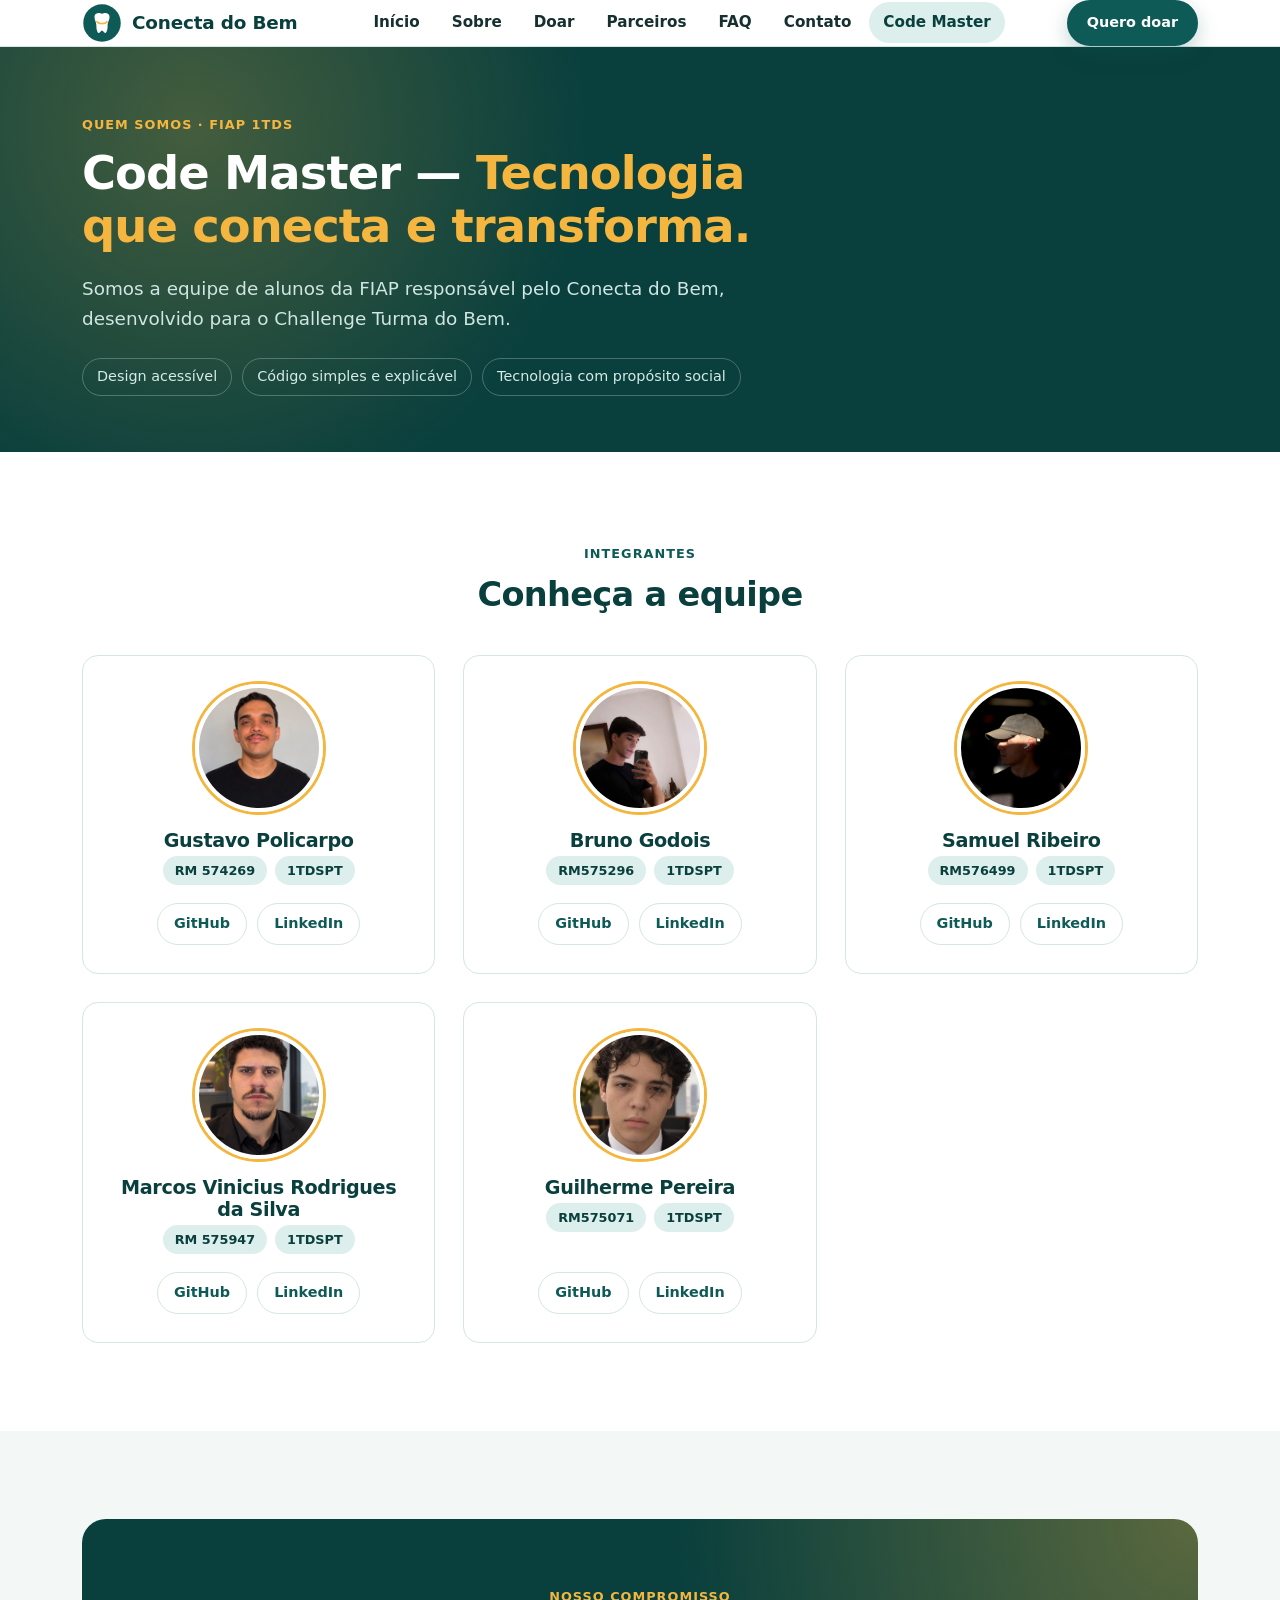
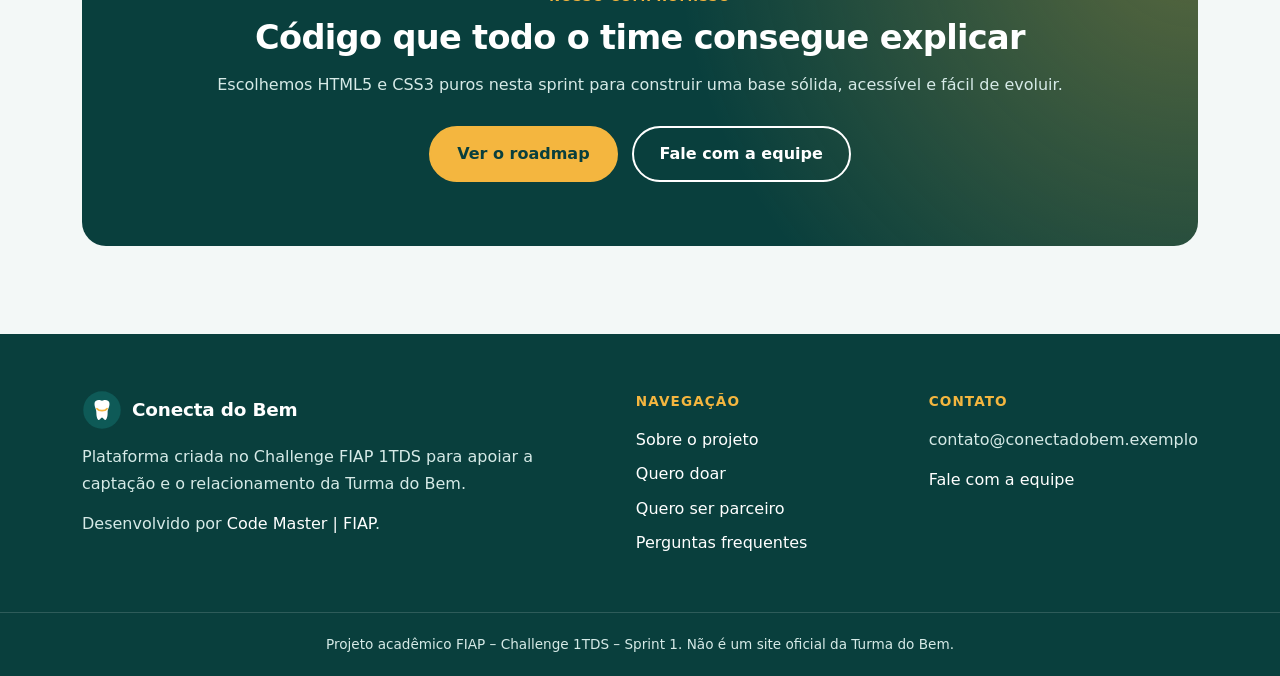
<file: pages/integrantes.html>
<!DOCTYPE html>
<html lang="pt-BR">

<head>
    <meta charset="UTF-8">
    <meta name="viewport" content="width=device-width, initial-scale=1.0">
    <meta name="description" content="Code Master: a equipe da FIAP responsável pelo Conecta do Bem.">
    <title>Code Master | Conecta do Bem</title>
    <link rel="icon" type="image/svg+xml" href="../img/logo.svg">
    <link rel="stylesheet" href="../css/style.css">
    <script src="../js/script.js" defer></script>
</head>

<body>
    <a class="pular-conteudo" href="#conteudo">Pular para o conteúdo</a>

    <!-- Cabeçalho padrão (igual em todas as páginas) -->
    <header class="site-header">
        <div class="container header-inner">
            <a class="logo" href="../index.html">
                <img src="../img/logo.svg" alt="" width="40" height="40">
                <span>Conecta do Bem</span>
            </a>
            <nav aria-label="Menu principal">
                <ul class="menu">
                    <li><a href="../index.html">Início</a></li>
                    <li><a href="sobre.html">Sobre</a></li>
                    <li><a href="doar.html">Doar</a></li>
                    <li><a href="parceiros.html">Parceiros</a></li>
                    <li><a href="faq.html">FAQ</a></li>
                    <li><a href="contato.html">Contato</a></li>
                    <li><a href="integrantes.html" class="ativo" aria-current="page">Code Master</a></li>
                </ul>
            </nav>
            <a class="btn btn-primary header-cta" href="doar.html">Quero doar</a>
        </div>
    </header>

    <!-- Conteúdo principal -->
    <main id="conteudo">

        <section class="equipe-topo">
            <div class="container">
                <span class="sobretitulo">Quem somos · FIAP 1TDS</span>
                <h1>Code Master — <span>Tecnologia que conecta e transforma.</span></h1>
                <p class="lead">Somos a equipe de alunos da FIAP responsável pelo Conecta do Bem, desenvolvido para o
                    Challenge Turma do Bem.</p>
                <ul class="valores-equipe">
                    <li>Design acessível</li>
                    <li>Código simples e explicável</li>
                    <li>Tecnologia com propósito social</li>
                </ul>
            </div>
        </section>

        <section class="secao">
            <div class="container">
                <div class="secao-cabecalho">
                    <span class="sobretitulo">Integrantes</span>
                    <h2>Conheça a equipe</h2>
                </div>

                <!--
          COMO EDITAR: em cada card, troque
          - src da foto (coloque a foto em img/ e use "../img/nome-do-arquivo.jpg")
          - nome, função, RM e os links de GitHub e LinkedIn.
          Enquanto não houver foto, o avatar padrão (avatar.svg) é mostrado.
        -->
                <div class="grid grid-3">
                    <!-- Integrante 1 -->
                    <article class="card membro">
                        <img class="foto-membro" src="../img/Gustavo.jpeg" alt="Foto do integrante 1" width="128"
                            height="128">
                        <h2>Gustavo Policarpo</h2>
                        <p class="membro-dados"><span class="selo">RM 574269</span><span class="selo">1TDSPT</span></p>
                        <p class="links-membro">
                            <a href="https://github.com/policarpogustavo" target="_blank" rel="noopener">GitHub</a>
                            <a href="https://www.linkedin.com/in/gupolicarpo/?isSelfProfile=true" target="_blank" rel="noopener">LinkedIn</a>
                        </p>
                    </article>
                    <!-- Integrante 2 -->
                    <article class="card membro">
                        <img class="foto-membro" src="../img/Bruno.jpeg" alt="Foto do integrante 2" width="128"
                            height="128">
                        <h2> Bruno Godois</h2>
                        <p class="membro-dados"><span class="selo">RM575296</span><span class="selo">1TDSPT</span></p>
                        <p class="links-membro">
                            <a href="https://github.com/brunovgodois" target="_blank" rel="noopener">GitHub</a>
                            <a href="https://www.linkedin.com/in/brunovgodois/?isSelfProfile=true" target="_blank" rel="noopener">LinkedIn</a>
                        </p>
                    </article>
                    <!-- Integrante 3 -->
                    <article class="card membro">
                        <img class="foto-membro" src="../img/Samuel.jpeg" alt="Foto do integrante 3" width="128"
                            height="128">
                        <h2>Samuel Ribeiro</h2>
                        <p class="membro-dados"><span class="selo">RM576499 </span><span class="selo">1TDSPT</span></p>
                        <p class="links-membro">
                            <a href="https://github.com/SamuelRibeirodev" target="_blank" rel="noopener">GitHub</a>
                            <a href="https://www.linkedin.com/in/samuu-dev/" target="_blank" rel="noopener">LinkedIn</a>
                        </p>
                    </article>
                    <!-- Integrante 4 -->
                    <article class="card membro">
                        <img class="foto-membro" src="../img/Marcos.jpeg" alt="Foto do integrante 4" width="128"
                            height="128">
                        <h2>Marcos Vinicius Rodrigues da Silva</h2>
                        <p class="membro-dados"><span class="selo">RM 575947</span><span class="selo">1TDSPT</span></p>
                        <p class="links-membro">
                            <a href="https://github.com/1Maroco" target="_blank" rel="noopener">GitHub</a>
                            <a href="https://www.linkedin.com/in/marcos-rodrigues-61158323b/?isSelfProfile=true" target="_blank" rel="noopener">LinkedIn</a>
                        </p>
                    </article>
                    <!-- Integrante 5 -->
                    <article class="card membro">
                        <img class="foto-membro" src="../img/Guilherme.jpeg" alt="Foto do integrante 5" width="128"
                            height="128">
                        <h2>Guilherme Pereira</h2>
                        <p class="membro-dados"><span class="selo">RM575071</span><span class="selo">1TDSPT</span></p>
                        <p class="links-membro">
                            <a href="https://github.com/guiholiv" target="_blank" rel="noopener">GitHub</a>
                            <a href="https://www.linkedin.com/in/guilherme-pereira-36812b385/?isSelfProfile=false" target="_blank" rel="noopener">LinkedIn</a>
                        </p>
                    </article>
                </div>
            </div>
        </section>

        <section class="secao secao-clara">
            <div class="container">
                <div class="chamada">
                    <span class="sobretitulo">Nosso compromisso</span>
                    <h2>Código que todo o time consegue explicar</h2>
                    <p>Escolhemos HTML5 e CSS3 puros nesta sprint para construir uma base sólida, acessível e fácil de
                        evoluir.</p>
                    <div class="botoes">
                        <a class="btn btn-destaque" href="sobre.html">Ver o roadmap</a>
                        <a class="btn btn-claro" href="contato.html">Fale com a equipe</a>
                    </div>
                </div>
            </div>
        </section>

    </main>

    <!-- Rodapé padrão (igual em todas as páginas) -->
    <footer class="site-footer">
        <div class="container footer-inner">
            <div class="footer-marca">
                <a class="logo" href="../index.html">
                    <img src="../img/logo.svg" alt="" width="40" height="40">
                    <span>Conecta do Bem</span>
                </a>
                <p>Plataforma criada no Challenge FIAP 1TDS para apoiar a captação e o relacionamento da Turma do Bem.
                </p>
                <p>Desenvolvido por <a href="integrantes.html">Code Master | FIAP</a>.</p>
            </div>
            <div>
                <p class="footer-titulo">Navegação</p>
                <ul class="footer-links">
                    <li><a href="sobre.html">Sobre o projeto</a></li>
                    <li><a href="doar.html">Quero doar</a></li>
                    <li><a href="parceiros.html">Quero ser parceiro</a></li>
                    <li><a href="faq.html">Perguntas frequentes</a></li>
                </ul>
            </div>
            <div>
                <p class="footer-titulo">Contato</p>
                <p>contato@conectadobem.exemplo</p>
                <p><a href="contato.html">Fale com a equipe</a></p>
            </div>
        </div>
        <p class="footer-copy">Projeto acadêmico FIAP – Challenge 1TDS – Sprint 1. Não é um site oficial da Turma do
            Bem.</p>
    </footer>
</body>

</html>
</file>
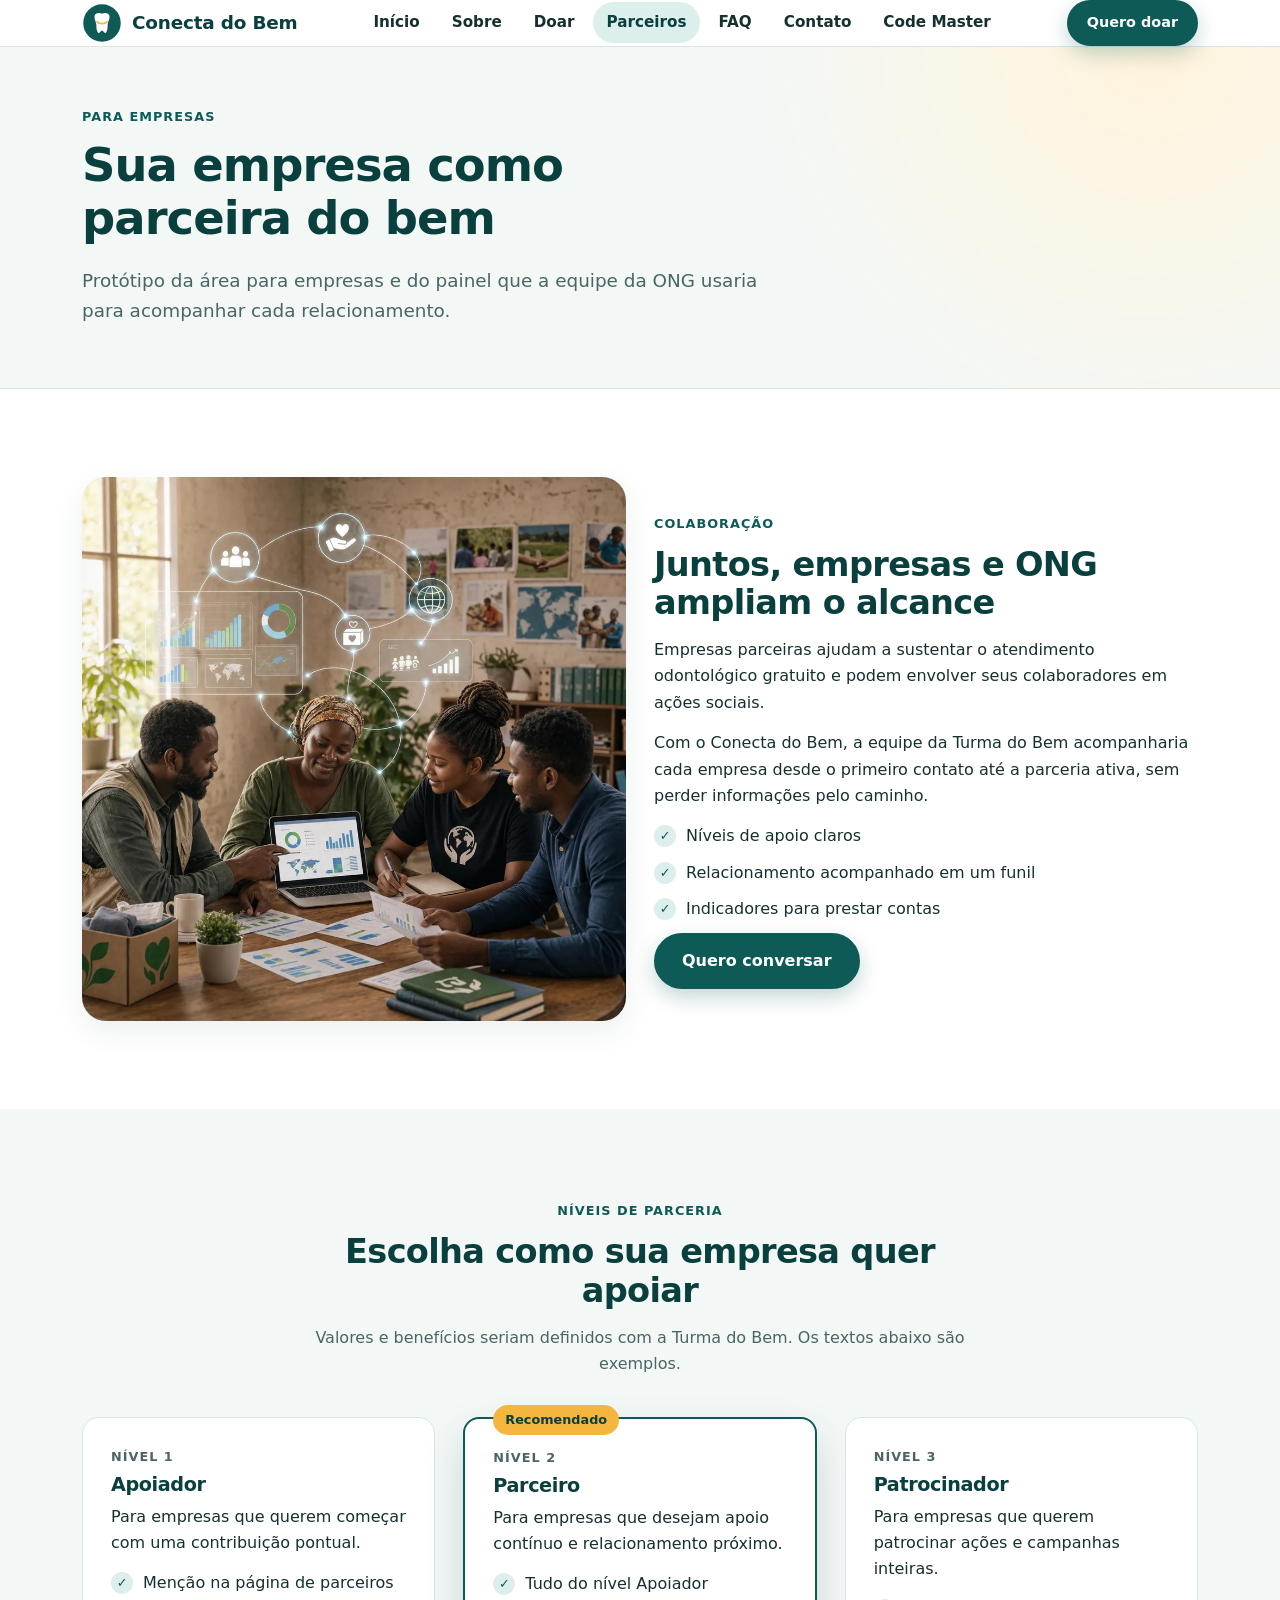
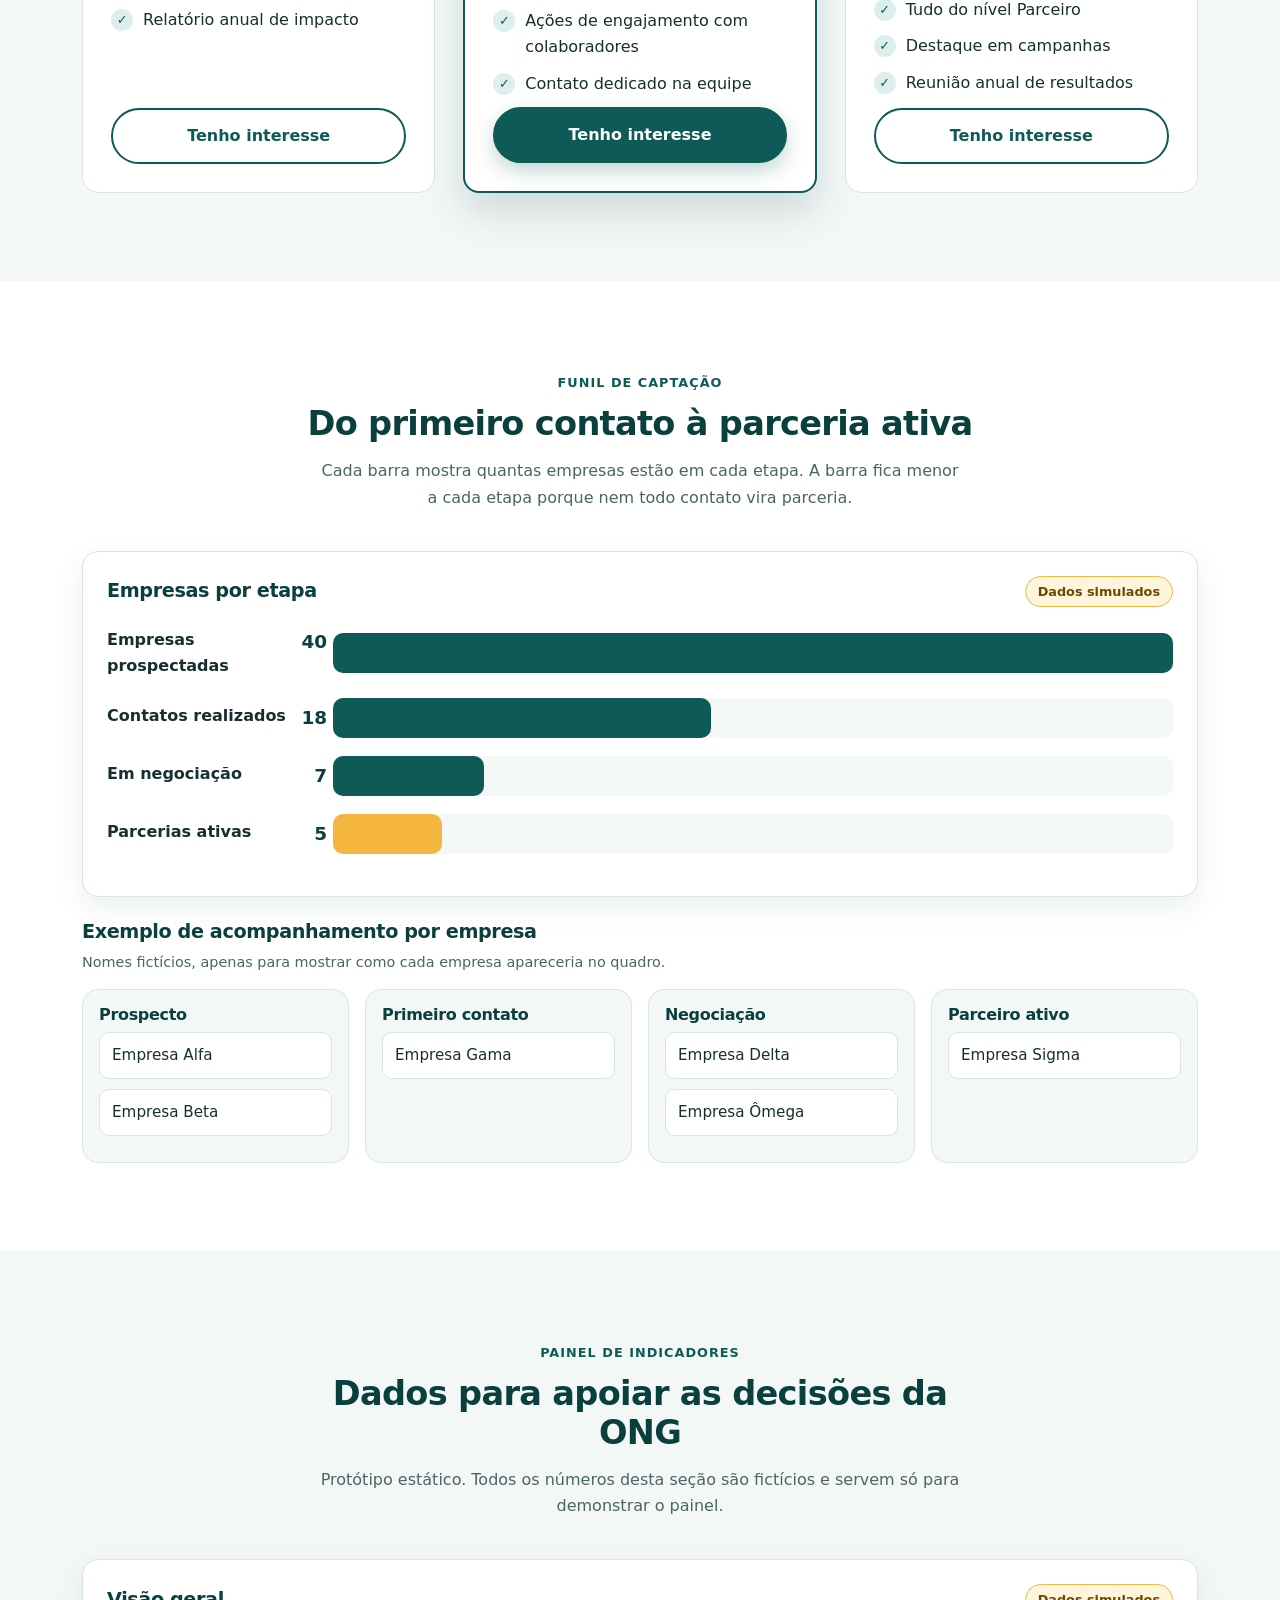
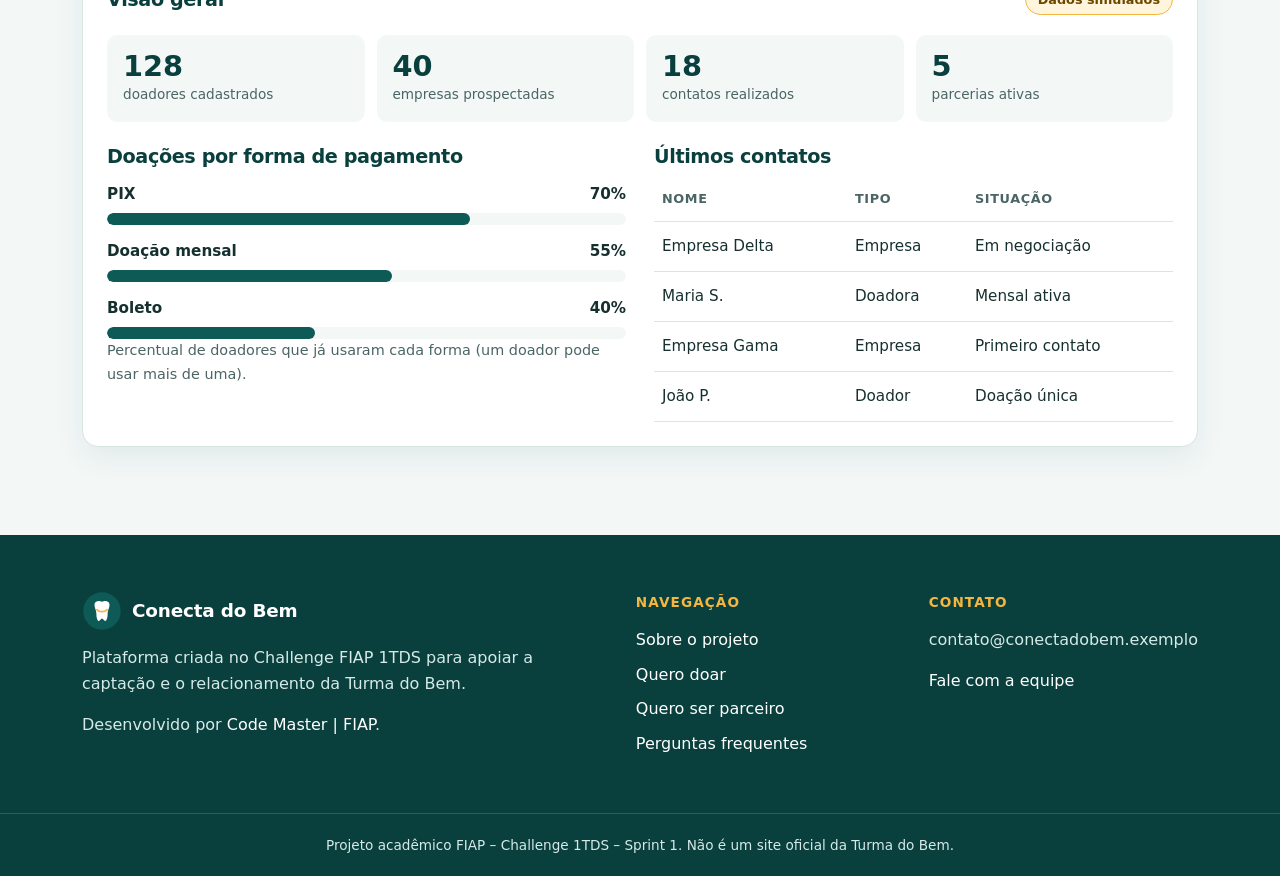
<file: pages/parceiros.html>
<!DOCTYPE html>
<html lang="pt-BR">

<head>
    <meta charset="UTF-8">
    <meta name="viewport" content="width=device-width, initial-scale=1.0">
    <meta name="description"
        content="Parcerias com empresas no Conecta do Bem: níveis de apoio, funil de captação e painel de indicadores (dados simulados).">
    <title>Quero ser parceiro | Conecta do Bem</title>
    <link rel="icon" type="image/svg+xml" href="../img/logo.svg">
    <link rel="stylesheet" href="../css/style.css">
    <script src="../js/script.js" defer></script>
</head>

<body>
    <a class="pular-conteudo" href="#conteudo">Pular para o conteúdo</a>

    <!-- Cabeçalho padrão (igual em todas as páginas) -->
    <header class="site-header">
        <div class="container header-inner">
            <a class="logo" href="../index.html">
                <img src="../img/logo.svg" alt="" width="40" height="40">
                <span>Conecta do Bem</span>
            </a>
            <nav aria-label="Menu principal">
                <ul class="menu">
                    <li><a href="../index.html">Início</a></li>
                    <li><a href="sobre.html">Sobre</a></li>
                    <li><a href="doar.html">Doar</a></li>
                    <li><a href="parceiros.html" class="ativo" aria-current="page">Parceiros</a></li>
                    <li><a href="faq.html">FAQ</a></li>
                    <li><a href="contato.html">Contato</a></li>
                    <li><a href="integrantes.html">Code Master</a></li>
                </ul>
            </nav>
            <a class="btn btn-primary header-cta" href="doar.html">Quero doar</a>
        </div>
    </header>

    <!-- Conteúdo principal -->
    <main id="conteudo">

        <section class="page-titulo">
            <div class="container">
                <span class="sobretitulo">Para empresas</span>
                <h1>Sua empresa como parceira do bem</h1>
                <p class="lead">Protótipo da área para empresas e do painel que a equipe da ONG usaria para acompanhar
                    cada relacionamento.</p>
            </div>
        </section>

        <!-- Por que ser parceiro -->
        <section class="secao">
            <div class="container grid grid-2 alinhar-centro">
                <figure class="foto foto-quadrada">
                    <img src="../img/dados-parcerias.png"
                        alt="Ilustração de pessoas trabalhando juntas em uma mesa com notebook, relatórios e gráficos de impacto social"
                        width="1000" height="1000">
                </figure>
                <div>
                    <span class="sobretitulo">Colaboração</span>
                    <h2>Juntos, empresas e ONG ampliam o alcance</h2>
                    <p>Empresas parceiras ajudam a sustentar o atendimento odontológico gratuito e podem envolver seus
                        colaboradores em ações sociais.</p>
                    <p>Com o Conecta do Bem, a equipe da Turma do Bem acompanharia cada empresa desde o primeiro contato
                        até a parceria ativa, sem perder informações pelo caminho.</p>
                    <ul class="lista-check">
                        <li>Níveis de apoio claros</li>
                        <li>Relacionamento acompanhado em um funil</li>
                        <li>Indicadores para prestar contas</li>
                    </ul>
                    <a class="btn btn-primary" href="contato.html">Quero conversar</a>
                </div>
            </div>
        </section>

        <!-- Níveis de apoio -->
        <section class="secao secao-clara">
            <div class="container">
                <div class="secao-cabecalho">
                    <span class="sobretitulo">Níveis de parceria</span>
                    <h2>Escolha como sua empresa quer apoiar</h2>
                    <p class="intro">Valores e benefícios seriam definidos com a Turma do Bem. Os textos abaixo são
                        exemplos.</p>
                </div>
                <div class="grid grid-3">
                    <article class="card card-plano">
                        <p class="plano-nivel">Nível 1</p>
                        <h3>Apoiador</h3>
                        <p>Para empresas que querem começar com uma contribuição pontual.</p>
                        <ul class="lista-check">
                            <li>Menção na página de parceiros</li>
                            <li>Relatório anual de impacto</li>
                        </ul>
                        <a class="btn btn-secondary" href="contato.html">Tenho interesse</a>
                    </article>
                    <article class="card card-plano destaque">
                        <span class="selo">Recomendado</span>
                        <p class="plano-nivel">Nível 2</p>
                        <h3>Parceiro</h3>
                        <p>Para empresas que desejam apoio contínuo e relacionamento próximo.</p>
                        <ul class="lista-check">
                            <li>Tudo do nível Apoiador</li>
                            <li>Ações de engajamento com colaboradores</li>
                            <li>Contato dedicado na equipe</li>
                        </ul>
                        <a class="btn btn-primary" href="contato.html">Tenho interesse</a>
                    </article>
                    <article class="card card-plano">
                        <p class="plano-nivel">Nível 3</p>
                        <h3>Patrocinador</h3>
                        <p>Para empresas que querem patrocinar ações e campanhas inteiras.</p>
                        <ul class="lista-check">
                            <li>Tudo do nível Parceiro</li>
                            <li>Destaque em campanhas</li>
                            <li>Reunião anual de resultados</li>
                        </ul>
                        <a class="btn btn-secondary" href="contato.html">Tenho interesse</a>
                    </article>
                </div>
            </div>
        </section>

        <!-- Funil de captação -->
        <section class="secao">
            <div class="container">
                <div class="secao-cabecalho">
                    <span class="sobretitulo">Funil de captação</span>
                    <h2>Do primeiro contato à parceria ativa</h2>
                    <p class="intro">Cada barra mostra quantas empresas estão em cada etapa. A barra fica menor a cada
                        etapa porque nem todo contato vira parceria.</p>
                </div>

                <div class="painel">
                    <div class="painel-topo">
                        <h3>Empresas por etapa</h3>
                        <span class="selo selo-simulado">Dados simulados</span>
                    </div>
                    <ol class="funil">
                        <li>
                            <p class="funil-info">Empresas prospectadas <strong>40</strong></p>
                            <div class="funil-trilha">
                                <div class="funil-barra largura-100"></div>
                            </div>
                        </li>
                        <li>
                            <p class="funil-info">Contatos realizados <strong>18</strong></p>
                            <div class="funil-trilha">
                                <div class="funil-barra largura-45"></div>
                            </div>
                        </li>
                        <li>
                            <p class="funil-info">Em negociação <strong>7</strong></p>
                            <div class="funil-trilha">
                                <div class="funil-barra largura-18"></div>
                            </div>
                        </li>
                        <li>
                            <p class="funil-info">Parcerias ativas <strong>5</strong></p>
                            <div class="funil-trilha">
                                <div class="funil-barra etapa-final largura-13"></div>
                            </div>
                        </li>
                    </ol>
                </div>

                <h3 class="painel-detalhe">Exemplo de acompanhamento por empresa</h3>
                <p class="aviso">Nomes fictícios, apenas para mostrar como cada empresa apareceria no quadro.</p>
                <div class="kanban">
                    <div class="coluna">
                        <h3>Prospecto</h3>
                        <p class="item-kanban">Empresa Alfa</p>
                        <p class="item-kanban">Empresa Beta</p>
                    </div>
                    <div class="coluna">
                        <h3>Primeiro contato</h3>
                        <p class="item-kanban">Empresa Gama</p>
                    </div>
                    <div class="coluna">
                        <h3>Negociação</h3>
                        <p class="item-kanban">Empresa Delta</p>
                        <p class="item-kanban">Empresa Ômega</p>
                    </div>
                    <div class="coluna">
                        <h3>Parceiro ativo</h3>
                        <p class="item-kanban">Empresa Sigma</p>
                    </div>
                </div>
            </div>
        </section>

        <!-- Painel de indicadores -->
        <section class="secao secao-clara" id="painel">
            <div class="container">
                <div class="secao-cabecalho">
                    <span class="sobretitulo">Painel de indicadores</span>
                    <h2>Dados para apoiar as decisões da ONG</h2>
                    <p class="intro">Protótipo estático. Todos os números desta seção são fictícios e servem só para
                        demonstrar o painel.</p>
                </div>

                <div class="painel">
                    <div class="painel-topo">
                        <h3>Visão geral</h3>
                        <span class="selo selo-simulado">Dados simulados</span>
                    </div>
                    <div class="kpis">
                        <p class="kpi"><span class="kpi-valor">128</span><span class="kpi-rotulo">doadores
                                cadastrados</span></p>
                        <p class="kpi"><span class="kpi-valor">40</span><span class="kpi-rotulo">empresas
                                prospectadas</span></p>
                        <p class="kpi"><span class="kpi-valor">18</span><span class="kpi-rotulo">contatos
                                realizados</span></p>
                        <p class="kpi"><span class="kpi-valor">5</span><span class="kpi-rotulo">parcerias ativas</span>
                        </p>
                    </div>

                    <div class="grid grid-2">
                        <div>
                            <h3>Doações por forma de pagamento</h3>
                            <p class="barra-rotulo">PIX <span>70%</span></p>
                            <div class="barra">
                                <div class="barra-valor barra-70"></div>
                            </div>
                            <p class="barra-rotulo">Doação mensal <span>55%</span></p>
                            <div class="barra">
                                <div class="barra-valor barra-55"></div>
                            </div>
                            <p class="barra-rotulo">Boleto <span>40%</span></p>
                            <div class="barra">
                                <div class="barra-valor barra-40"></div>
                            </div>
                            <p class="aviso">Percentual de doadores que já usaram cada forma (um doador pode usar mais
                                de uma).</p>
                        </div>
                        <div>
                            <h3>Últimos contatos</h3>
                            <div class="tabela-rolagem">
                                <table class="tabela">
                                    <thead>
                                        <tr>
                                            <th scope="col">Nome</th>
                                            <th scope="col">Tipo</th>
                                            <th scope="col">Situação</th>
                                        </tr>
                                    </thead>
                                    <tbody>
                                        <tr>
                                            <td>Empresa Delta</td>
                                            <td>Empresa</td>
                                            <td>Em negociação</td>
                                        </tr>
                                        <tr>
                                            <td>Maria S.</td>
                                            <td>Doadora</td>
                                            <td>Mensal ativa</td>
                                        </tr>
                                        <tr>
                                            <td>Empresa Gama</td>
                                            <td>Empresa</td>
                                            <td>Primeiro contato</td>
                                        </tr>
                                        <tr>
                                            <td>João P.</td>
                                            <td>Doador</td>
                                            <td>Doação única</td>
                                        </tr>
                                    </tbody>
                                </table>
                            </div>
                        </div>
                    </div>
                </div>
            </div>
        </section>

    </main>

    <!-- Rodapé padrão (igual em todas as páginas) -->
    <footer class="site-footer">
        <div class="container footer-inner">
            <div class="footer-marca">
                <a class="logo" href="../index.html">
                    <img src="../img/logo.svg" alt="" width="40" height="40">
                    <span>Conecta do Bem</span>
                </a>
                <p>Plataforma criada no Challenge FIAP 1TDS para apoiar a captação e o relacionamento da Turma do Bem.
                </p>
                <p>Desenvolvido por <a href="integrantes.html">Code Master | FIAP</a>.</p>
            </div>
            <div>
                <p class="footer-titulo">Navegação</p>
                <ul class="footer-links">
                    <li><a href="sobre.html">Sobre o projeto</a></li>
                    <li><a href="doar.html">Quero doar</a></li>
                    <li><a href="parceiros.html">Quero ser parceiro</a></li>
                    <li><a href="faq.html">Perguntas frequentes</a></li>
                </ul>
            </div>
            <div>
                <p class="footer-titulo">Contato</p>
                <p>contato@conectadobem.exemplo</p>
                <p><a href="contato.html">Fale com a equipe</a></p>
            </div>
        </div>
        <p class="footer-copy">Projeto acadêmico FIAP – Challenge 1TDS – Sprint 1. Não é um site oficial da Turma do
            Bem.</p>
    </footer>
</body>

</html>
</file>
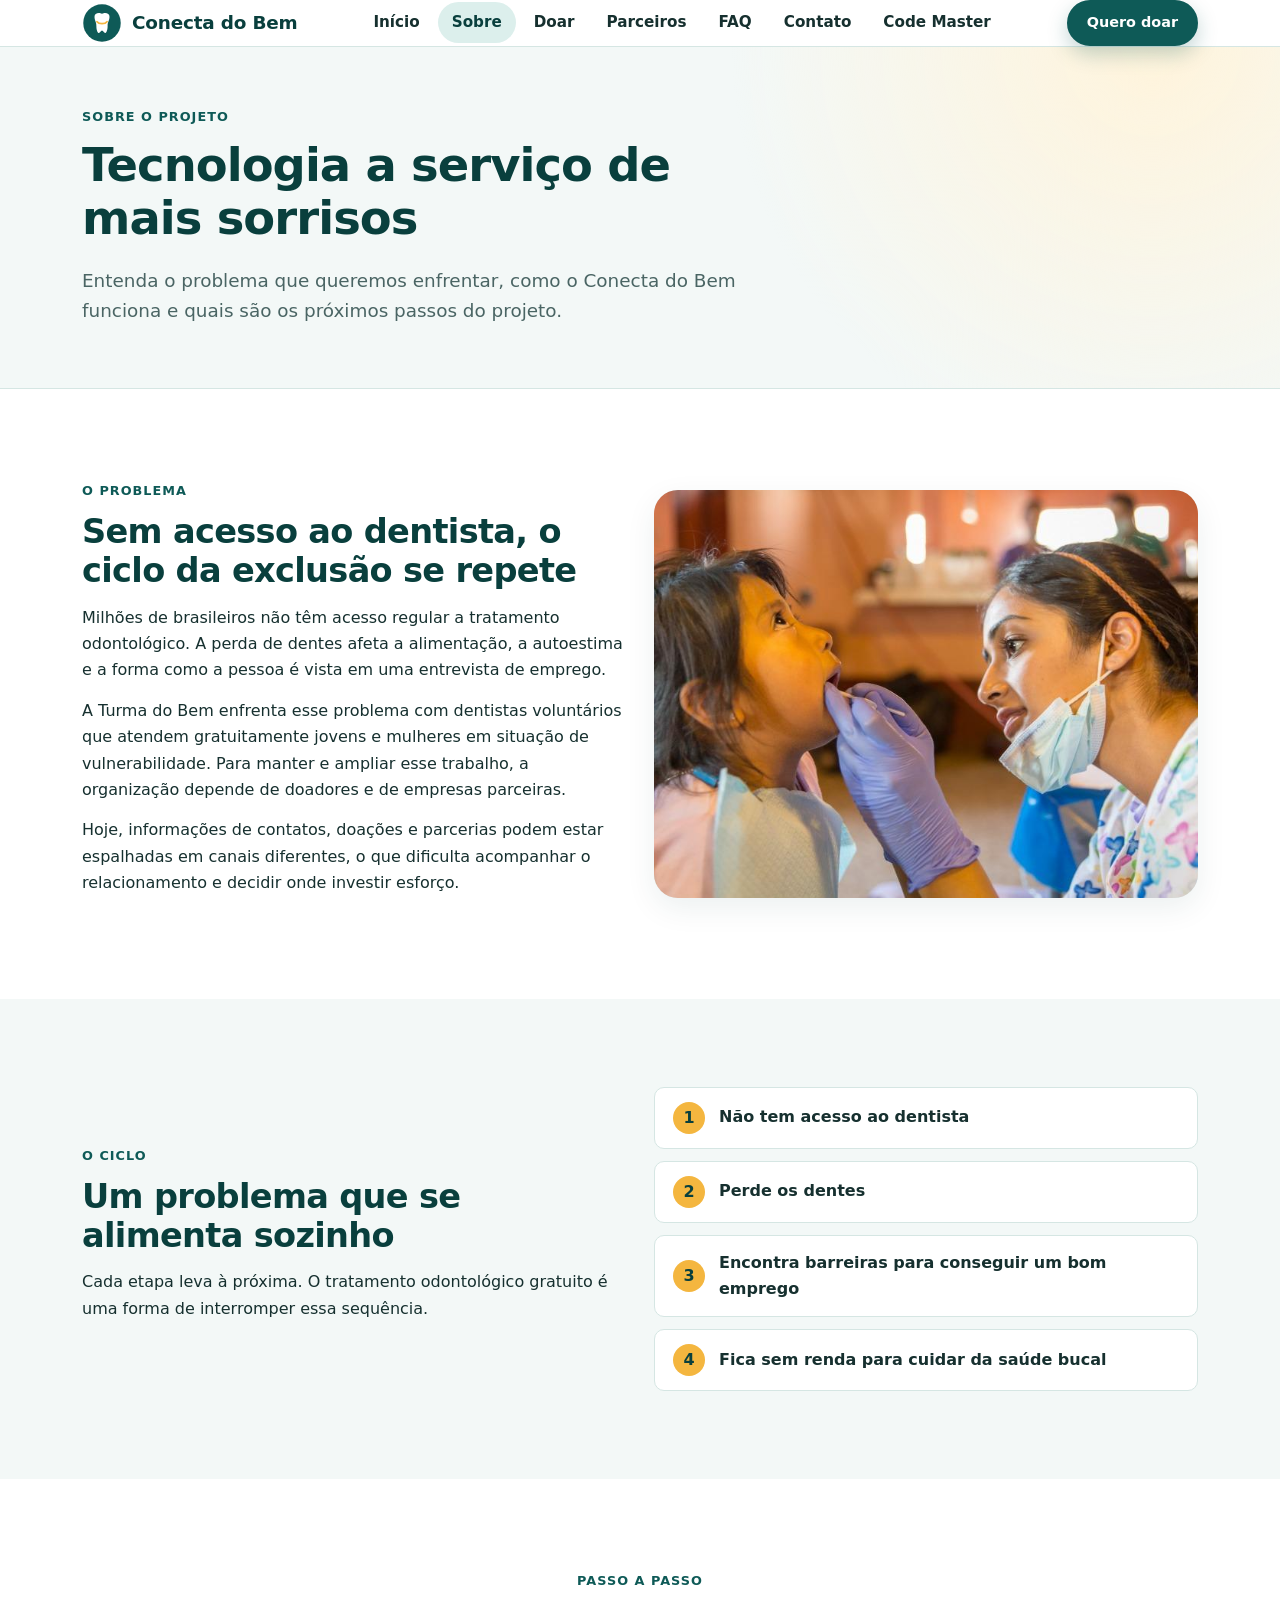
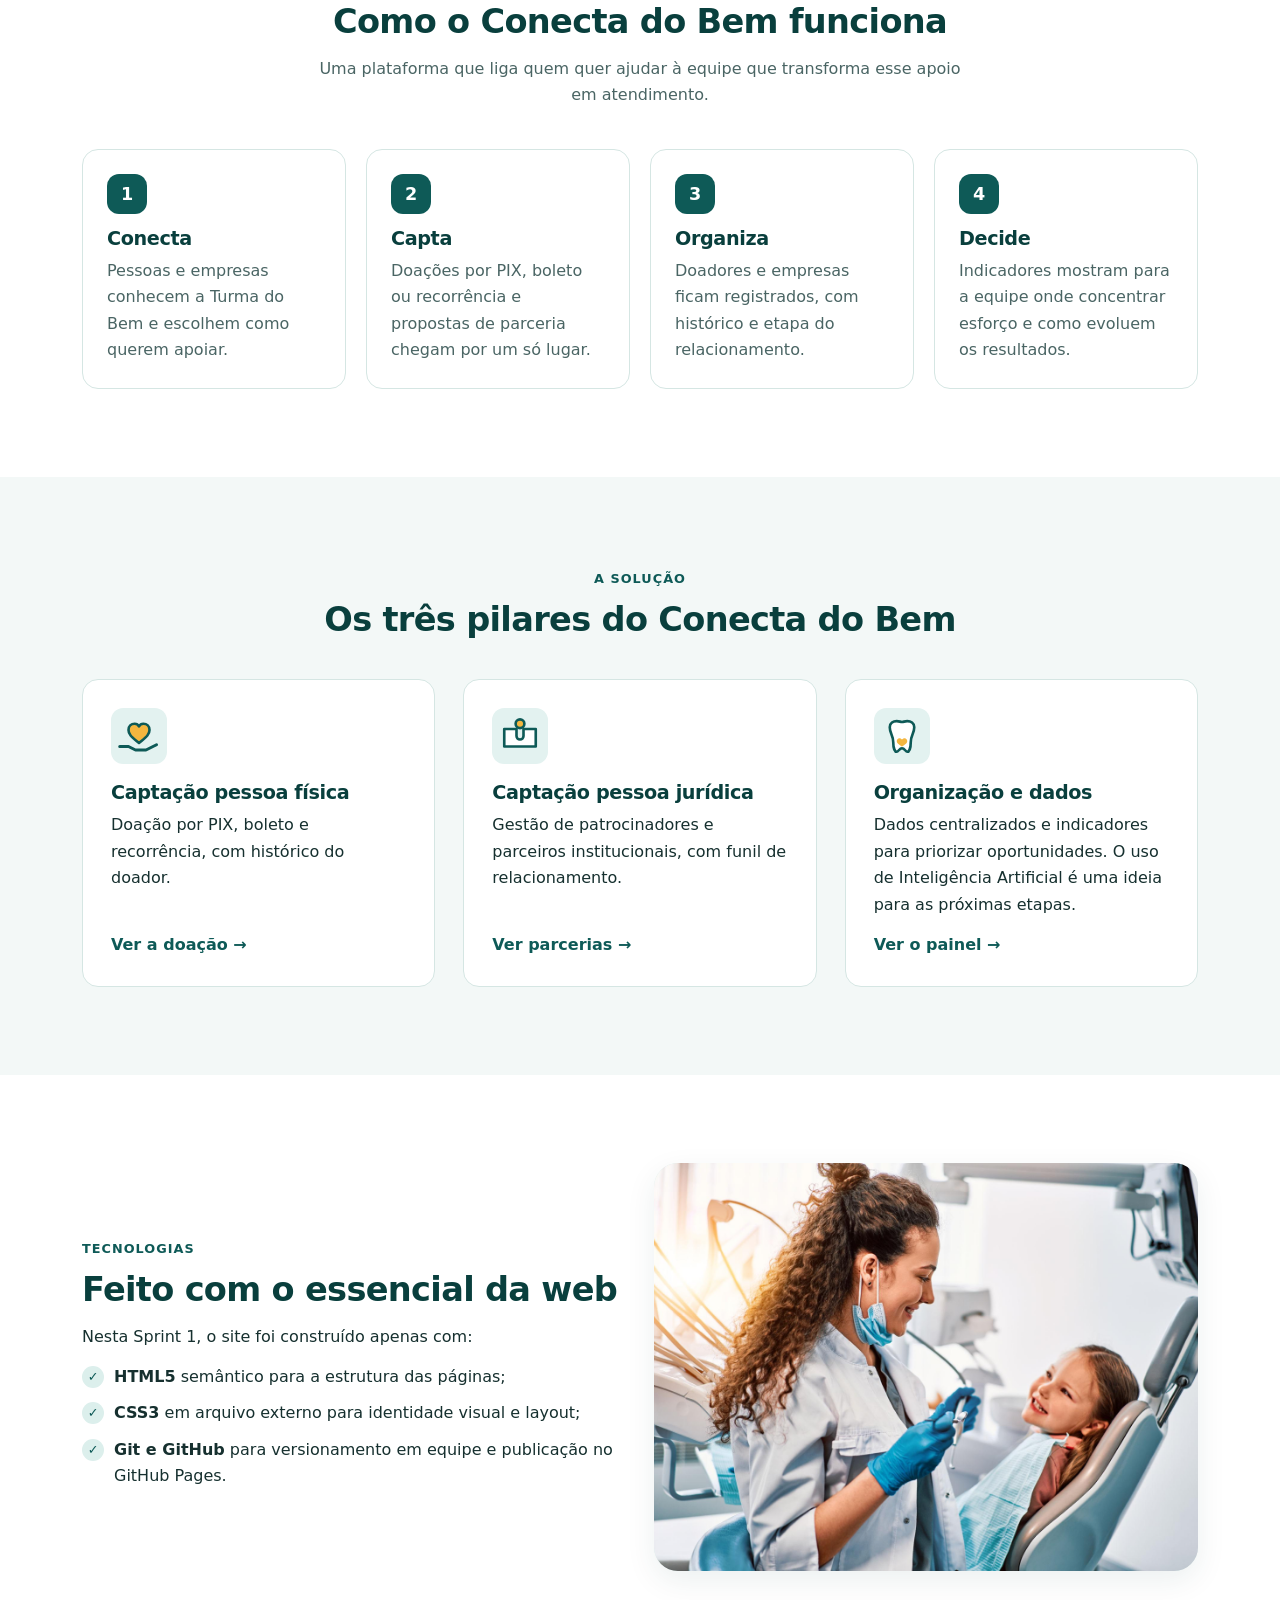
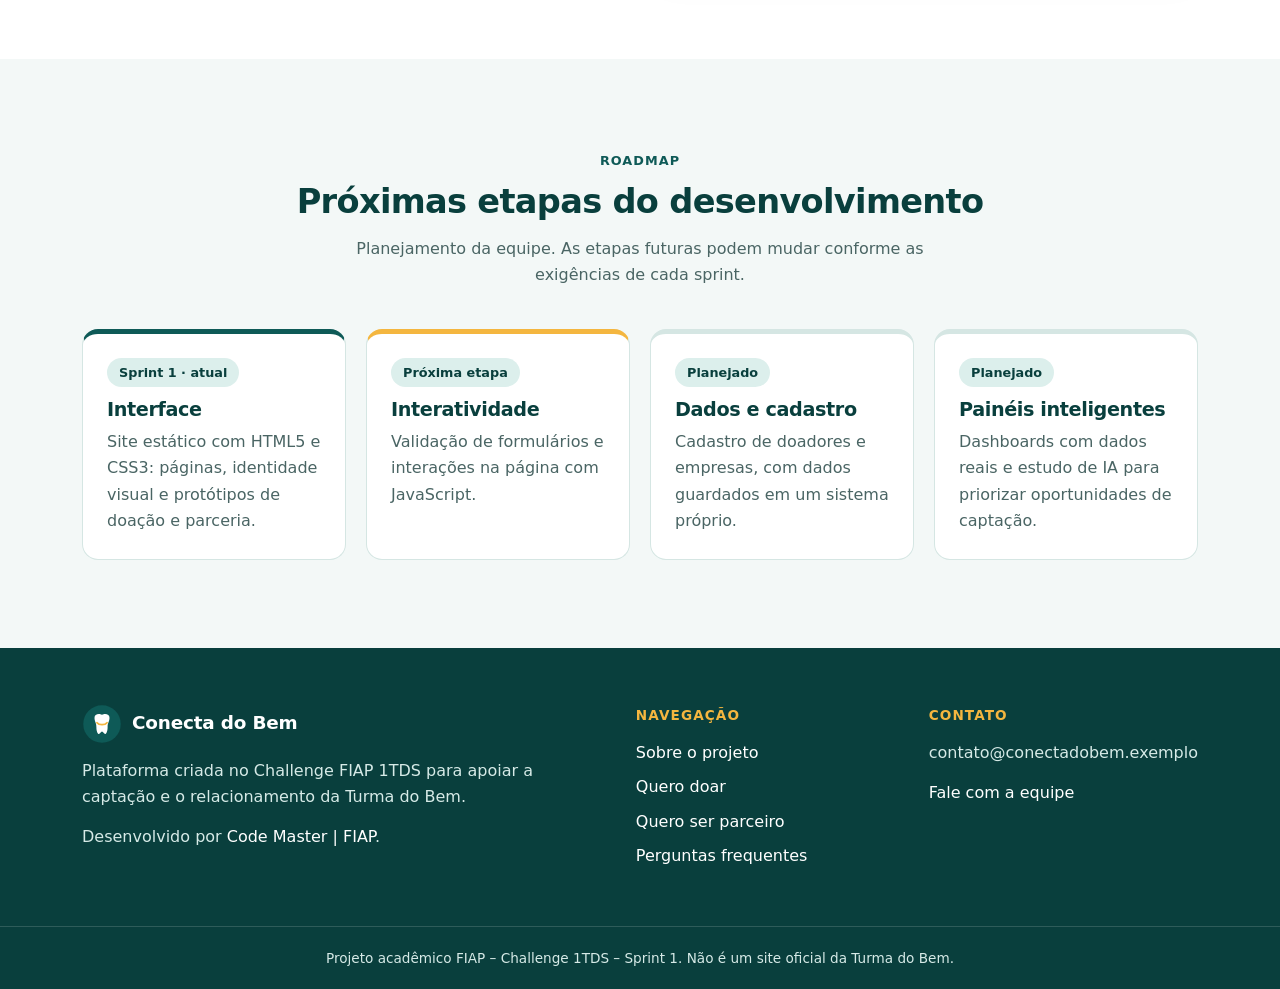
<file: pages/sobre.html>
<!DOCTYPE html>
<html lang="pt-BR">

<head>
    <meta charset="UTF-8">
    <meta name="viewport" content="width=device-width, initial-scale=1.0">
    <meta name="description"
        content="Sobre o Conecta do Bem: o problema social, como a plataforma funciona, seus três pilares e o roadmap do projeto.">
    <title>Sobre o projeto | Conecta do Bem</title>
    <link rel="icon" type="image/svg+xml" href="../img/logo.svg">
    <link rel="stylesheet" href="../css/style.css">
    <script src="../js/script.js" defer></script>
</head>

<body>
    <a class="pular-conteudo" href="#conteudo">Pular para o conteúdo</a>

    <!-- Cabeçalho padrão (igual em todas as páginas) -->
    <header class="site-header">
        <div class="container header-inner">
            <a class="logo" href="../index.html">
                <img src="../img/logo.svg" alt="" width="40" height="40">
                <span>Conecta do Bem</span>
            </a>
            <nav aria-label="Menu principal">
                <ul class="menu">
                    <li><a href="../index.html">Início</a></li>
                    <li><a href="sobre.html" class="ativo" aria-current="page">Sobre</a></li>
                    <li><a href="doar.html">Doar</a></li>
                    <li><a href="parceiros.html">Parceiros</a></li>
                    <li><a href="faq.html">FAQ</a></li>
                    <li><a href="contato.html">Contato</a></li>
                    <li><a href="integrantes.html">Code Master</a></li>
                </ul>
            </nav>
            <a class="btn btn-primary header-cta" href="doar.html">Quero doar</a>
        </div>
    </header>

    <!-- Conteúdo principal -->
    <main id="conteudo">

        <section class="page-titulo">
            <div class="container">
                <span class="sobretitulo">Sobre o projeto</span>
                <h1>Tecnologia a serviço de mais sorrisos</h1>
                <p class="lead">Entenda o problema que queremos enfrentar, como o Conecta do Bem funciona e quais são os
                    próximos passos do projeto.</p>
            </div>
        </section>

        <!-- O problema social -->
        <section class="secao">
            <div class="container grid grid-2 alinhar-centro">
                <div>
                    <span class="sobretitulo">O problema</span>
                    <h2>Sem acesso ao dentista, o ciclo da exclusão se repete</h2>
                    <p>Milhões de brasileiros não têm acesso regular a tratamento odontológico. A perda de dentes afeta
                        a alimentação, a autoestima e a forma como a pessoa é vista em uma entrevista de emprego.</p>
                    <p>A Turma do Bem enfrenta esse problema com dentistas voluntários que atendem gratuitamente jovens
                        e mulheres em situação de vulnerabilidade. Para manter e ampliar esse trabalho, a organização
                        depende de doadores e de empresas parceiras.</p>
                    <p>Hoje, informações de contatos, doações e parcerias podem estar espalhadas em canais diferentes, o
                        que dificulta acompanhar o relacionamento e decidir onde investir esforço.</p>
                </div>
                <figure class="foto foto-paisagem">
                    <img src="../img/impacto-social.png"
                        alt="Voluntária de máscara examina a boca de uma menina durante um atendimento odontológico gratuito"
                        width="800" height="533">
                </figure>
            </div>
        </section>

        <!-- Ciclo da pobreza -->
        <section class="secao secao-clara">
            <div class="container grid grid-2 alinhar-centro">
                <div>
                    <span class="sobretitulo">O ciclo</span>
                    <h2>Um problema que se alimenta sozinho</h2>
                    <p>Cada etapa leva à próxima. O tratamento odontológico gratuito é uma forma de interromper essa
                        sequência.</p>
                </div>
                <ol class="ciclo">
                    <li>Não tem acesso ao dentista</li>
                    <li>Perde os dentes</li>
                    <li>Encontra barreiras para conseguir um bom emprego</li>
                    <li>Fica sem renda para cuidar da saúde bucal</li>
                </ol>
            </div>
        </section>

        <!-- Como funciona -->
        <section class="secao">
            <div class="container">
                <div class="secao-cabecalho">
                    <span class="sobretitulo">Passo a passo</span>
                    <h2>Como o Conecta do Bem funciona</h2>
                    <p class="intro">Uma plataforma que liga quem quer ajudar à equipe que transforma esse apoio em
                        atendimento.</p>
                </div>
                <ol class="passos">
                    <li class="passo">
                        <h3>Conecta</h3>
                        <p>Pessoas e empresas conhecem a Turma do Bem e escolhem como querem apoiar.</p>
                    </li>
                    <li class="passo">
                        <h3>Capta</h3>
                        <p>Doações por PIX, boleto ou recorrência e propostas de parceria chegam por um só lugar.</p>
                    </li>
                    <li class="passo">
                        <h3>Organiza</h3>
                        <p>Doadores e empresas ficam registrados, com histórico e etapa do relacionamento.</p>
                    </li>
                    <li class="passo">
                        <h3>Decide</h3>
                        <p>Indicadores mostram para a equipe onde concentrar esforço e como evoluem os resultados.</p>
                    </li>
                </ol>
            </div>
        </section>

        <!-- Os três pilares -->
        <section class="secao secao-clara">
            <div class="container">
                <div class="secao-cabecalho">
                    <span class="sobretitulo">A solução</span>
                    <h2>Os três pilares do Conecta do Bem</h2>
                </div>
                <div class="grid grid-3">
                    <article class="card card-pilar">
                        <img class="icone" src="../img/icone-doacao.svg" alt="" width="56" height="56">
                        <h3>Captação pessoa física</h3>
                        <p>Doação por PIX, boleto e recorrência, com histórico do doador.</p>
                        <a class="link-seta" href="doar.html">Ver a doação</a>
                    </article>
                    <article class="card card-pilar">
                        <img class="icone" src="../img/icone-parceria.svg" alt="" width="56" height="56">
                        <h3>Captação pessoa jurídica</h3>
                        <p>Gestão de patrocinadores e parceiros institucionais, com funil de relacionamento.</p>
                        <a class="link-seta" href="parceiros.html">Ver parcerias</a>
                    </article>
                    <article class="card card-pilar">
                        <img class="icone" src="../img/icone-saude.svg" alt="" width="56" height="56">
                        <h3>Organização e dados</h3>
                        <p>Dados centralizados e indicadores para priorizar oportunidades. O uso de Inteligência
                            Artificial é uma ideia para as próximas etapas.</p>
                        <a class="link-seta" href="parceiros.html#painel">Ver o painel</a>
                    </article>
                </div>
            </div>
        </section>

        <!-- Tecnologias -->
        <section class="secao">
            <div class="container grid grid-2 alinhar-centro">
                <div>
                    <span class="sobretitulo">Tecnologias</span>
                    <h2>Feito com o essencial da web</h2>
                    <p>Nesta Sprint 1, o site foi construído apenas com:</p>
                    <ul class="lista-check">
                        <li><strong>HTML5</strong> semântico para a estrutura das páginas;</li>
                        <li><strong>CSS3</strong> em arquivo externo para identidade visual e layout;</li>
                        <li><strong>Git e GitHub</strong> para versionamento em equipe e publicação no GitHub Pages.
                        </li>
                    </ul>
                </div>
                <figure class="foto foto-paisagem">
                    <img src="../img/atendimento-consultorio.png"
                        alt="Dentista sorridente segura instrumentos enquanto conversa com uma menina na cadeira do consultório"
                        width="1400" height="933">
                </figure>
            </div>
        </section>

        <!-- Roadmap -->
        <section class="secao secao-clara">
            <div class="container">
                <div class="secao-cabecalho">
                    <span class="sobretitulo">Roadmap</span>
                    <h2>Próximas etapas do desenvolvimento</h2>
                    <p class="intro">Planejamento da equipe. As etapas futuras podem mudar conforme as exigências de
                        cada sprint.</p>
                </div>
                <ol class="roadmap">
                    <li class="roadmap-item concluido">
                        <span class="selo">Sprint 1 · atual</span>
                        <h3>Interface</h3>
                        <p>Site estático com HTML5 e CSS3: páginas, identidade visual e protótipos de doação e parceria.
                        </p>
                    </li>
                    <li class="roadmap-item em-andamento">
                        <span class="selo">Próxima etapa</span>
                        <h3>Interatividade</h3>
                        <p>Validação de formulários e interações na página com JavaScript.</p>
                    </li>
                    <li class="roadmap-item">
                        <span class="selo">Planejado</span>
                        <h3>Dados e cadastro</h3>
                        <p>Cadastro de doadores e empresas, com dados guardados em um sistema próprio.</p>
                    </li>
                    <li class="roadmap-item">
                        <span class="selo">Planejado</span>
                        <h3>Painéis inteligentes</h3>
                        <p>Dashboards com dados reais e estudo de IA para priorizar oportunidades de captação.</p>
                    </li>
                </ol>
            </div>
        </section>

    </main>

    <!-- Rodapé padrão (igual em todas as páginas) -->
    <footer class="site-footer">
        <div class="container footer-inner">
            <div class="footer-marca">
                <a class="logo" href="../index.html">
                    <img src="../img/logo.svg" alt="" width="40" height="40">
                    <span>Conecta do Bem</span>
                </a>
                <p>Plataforma criada no Challenge FIAP 1TDS para apoiar a captação e o relacionamento da Turma do Bem.
                </p>
                <p>Desenvolvido por <a href="integrantes.html">Code Master | FIAP</a>.</p>
            </div>
            <div>
                <p class="footer-titulo">Navegação</p>
                <ul class="footer-links">
                    <li><a href="sobre.html">Sobre o projeto</a></li>
                    <li><a href="doar.html">Quero doar</a></li>
                    <li><a href="parceiros.html">Quero ser parceiro</a></li>
                    <li><a href="faq.html">Perguntas frequentes</a></li>
                </ul>
            </div>
            <div>
                <p class="footer-titulo">Contato</p>
                <p>contato@conectadobem.exemplo</p>
                <p><a href="contato.html">Fale com a equipe</a></p>
            </div>
        </div>
        <p class="footer-copy">Projeto acadêmico FIAP – Challenge 1TDS – Sprint 1. Não é um site oficial da Turma do Bem.</p>
    </footer>
</body>

</html>
</file>
<file: css/style.css>
/* ==========================================================
  Conecta do Bem – Code Master | Challenge FIAP – Sprint 1
  Apenas HTML5 + CSS3 (sem JavaScript, sem frameworks).

  Sumário:
  1. Variáveis e reset
  2. Tipografia
  3. Layout base (container, grids, seções)
  4. Componentes (botões, selos, cards, fotos, formulários)
  5. Cabeçalho e rodapé
  6. Página inicial
  7. Painel e gráficos (dados simulados)
  8. Páginas internas (sobre, doar, parceiros, equipe, FAQ, apostas, contato)
  9. Media queries (mobile first: 768px, 992px, 1300px)
  10. Acessibilidade (movimento reduzido)
   ========================================================== */

/* ---------- 1. Variáveis e reset ---------- */
:root {
    /* Cores da identidade */
    --cor-primaria: #0E5A57;
    /* verde-petróleo */
    --cor-primaria-escura: #093F3D;
    --cor-primaria-clara: #DCEFEC;
    --cor-destaque: #F4B63F;
    /* amarelo sorriso */
    --cor-destaque-escura: #E0A022;
    --cor-destaque-clara: #FFF4DC;
    --cor-branca: #FFFFFF;
    --cor-fundo-claro: #F3F8F7;
    --cor-texto: #16302F;
    --cor-texto-suave: #4A6564;
    --cor-borda: #D5E6E3;

    /* Formas e sombras */
    --raio-grande: 24px;
    --raio: 16px;
    --raio-pequeno: 10px;
    --sombra: 0 10px 30px rgba(9, 63, 61, 0.08);
    --sombra-forte: 0 18px 40px rgba(9, 63, 61, 0.16);

    /* Espaçamentos */
    --espaco-secao: 64px;

    /* Fontes do sistema: carregam rápido e não dependem de bibliotecas */
    --fonte: "Segoe UI", system-ui, -apple-system, Roboto, "Helvetica Neue", Arial, sans-serif;
}

* {
    box-sizing: border-box;
    margin: 0;
    padding: 0;
}

html {
    scroll-behavior: smooth;
}

body {
    font-family: var(--fonte);
    color: var(--cor-texto);
    background: var(--cor-branca);
    line-height: 1.65;
    -webkit-font-smoothing: antialiased;
}

img {
    display: block;
    max-width: 100%;
    height: auto;
}

ul,
ol {
    list-style: none;
}

a {
    color: var(--cor-primaria);
}

button,
input,
select,
textarea {
    font: inherit;
    color: inherit;
}

/* Foco visível em tudo que é clicável (inclui os labels dos radios estilizados) */
:focus-visible,
.opcoes input:focus-visible+label,
.sintomas input:focus-visible+label {
    outline: 3px solid var(--cor-destaque);
    outline-offset: 3px;
}

/* Link "Pular para o conteúdo": aparece só quando recebe foco pelo teclado */
.pular-conteudo {
    position: absolute;
    left: 16px;
    top: -60px;
    z-index: 100;
    padding: 10px 18px;
    border-radius: var(--raio-pequeno);
    background: var(--cor-primaria-escura);
    color: var(--cor-branca);
    font-weight: 600;
}

.pular-conteudo:focus {
    top: 12px;
}

/* ---------- 2. Tipografia ---------- */
h1,
h2,
h3 {
    line-height: 1.15;
    color: var(--cor-primaria-escura);
    letter-spacing: -0.02em;
}

h1 {
    font-size: 2.3rem;
    margin-bottom: 20px;
    font-weight: 800;
}

h2 {
    font-size: 1.8rem;
    margin-bottom: 14px;
    font-weight: 750;
}

h3 {
    font-size: 1.2rem;
    margin-bottom: 8px;
    font-weight: 700;
}

p {
    margin-bottom: 14px;
}

.lead,
.intro,
.papel,
.faq-item p,
.aviso {
    color: var(--cor-texto-suave);
}

.lead {
    font-size: 1.15rem;
    max-width: 60ch;
}

.intro {
    max-width: 64ch;
    margin-bottom: 32px;
}

/* Pequena etiqueta acima dos títulos */
.sobretitulo {
    display: inline-block;
    margin-bottom: 12px;
    font-size: 0.8rem;
    font-weight: 700;
    letter-spacing: 0.08em;
    text-transform: uppercase;
    color: var(--cor-primaria);
}

/* Destaque amarelo sublinhado em palavras do título */
.marca-texto {
    background: linear-gradient(transparent 62%, var(--cor-destaque) 62%);
}

/* ---------- 3. Layout base ---------- */
.container {
    width: 100%;
    max-width: 1180px;
    margin: 0 auto;
    padding: 0 20px;
}

.secao {
    padding: var(--espaco-secao) 0;
}

.secao-clara {
    background: var(--cor-fundo-claro);
}

/* Cabeçalho de seção centralizado */
.secao-cabecalho {
    max-width: 700px;
    margin: 0 auto 40px;
    text-align: center;
}

.secao-cabecalho .intro {
    margin: 0 auto;
}

/* Grades: uma coluna no celular, mais colunas nas media queries */
.grid {
    display: grid;
    gap: 24px;
}

.roadmap,
.passos,
.kanban {
    display: grid;
    gap: 20px;
}

.alinhar-centro {
    align-items: center;
}

.texto-largo {
    max-width: 800px;
}

.lista {
    list-style: disc;
    padding-left: 22px;
    margin-bottom: 16px;
}

.lista li {
    margin-bottom: 6px;
}

/* Lista com marcadores de "check" desenhados em CSS */
.lista-check li {
    position: relative;
    padding-left: 32px;
    margin-bottom: 10px;
}

.lista-check li::before {
    content: "✓";
    position: absolute;
    left: 0;
    top: 2px;
    width: 22px;
    height: 22px;
    border-radius: 50%;
    background: var(--cor-primaria-clara);
    color: var(--cor-primaria);
    font-size: 0.8rem;
    font-weight: 700;
    line-height: 22px;
    text-align: center;
}

/* ---------- 4. Componentes ---------- */
/* Botões */
.btn {
    display: inline-flex;
    align-items: center;
    justify-content: center;
    gap: 8px;
    padding: 13px 26px;
    border: 2px solid var(--cor-primaria);
    border-radius: 999px;
    font-weight: 700;
    text-decoration: none;
    cursor: pointer;
    transition: background-color 0.2s, color 0.2s, transform 0.2s, box-shadow 0.2s;
}

.btn:hover {
    transform: translateY(-2px);
}

.btn-primary {
    background: var(--cor-primaria);
    color: var(--cor-branca);
    box-shadow: 0 8px 20px rgba(14, 90, 87, 0.25);
}

.btn-primary:hover {
    background: var(--cor-primaria-escura);
    border-color: var(--cor-primaria-escura);
}

.btn-secondary {
    background: var(--cor-branca);
    color: var(--cor-primaria);
}

.btn-secondary:hover {
    background: var(--cor-primaria);
    color: var(--cor-branca);
}

/* Botão amarelo: usado sobre fundos verde-petróleo (texto escuro = bom contraste) */
.btn-destaque {
    background: var(--cor-destaque);
    border-color: var(--cor-destaque);
    color: var(--cor-primaria-escura);
}

.btn-destaque:hover {
    background: var(--cor-destaque-escura);
    border-color: var(--cor-destaque-escura);
}

/* Botão vazado sobre fundo escuro */
.btn-claro {
    background: transparent;
    border-color: var(--cor-branca);
    color: var(--cor-branca);
}

.btn-claro:hover {
    background: var(--cor-branca);
    color: var(--cor-primaria-escura);
}

.btn:disabled,
.btn[aria-disabled="true"] {
    background: var(--cor-borda);
    border-color: var(--cor-borda);
    color: var(--cor-texto-suave);
    box-shadow: none;
    cursor: not-allowed;
    transform: none;
}

.botoes {
    display: flex;
    flex-wrap: wrap;
    gap: 14px;
    margin-top: 28px;
}

/* Link com seta */
.link-seta {
    font-weight: 700;
    text-decoration: none;
}

.link-seta::after {
    content: " →";
    transition: margin-left 0.2s;
}

.link-seta:hover::after {
    margin-left: 4px;
}

/* Selos (badges) */
.selo {
    display: inline-block;
    padding: 4px 12px;
    border-radius: 999px;
    background: var(--cor-primaria-clara);
    color: var(--cor-primaria-escura);
    font-size: 0.8rem;
    font-weight: 700;
}

/* Selo amarelo que identifica qualquer número fictício */
.selo-simulado {
    background: var(--cor-destaque-clara);
    border: 1px solid var(--cor-destaque);
    color: #6B4A00;
}

/* Cards (caixas brancas com borda) */
.card,
.form-doacao,
.coluna,
.faq-item,
.passo,
.resultado,
.painel {
    background: var(--cor-branca);
    border: 1px solid var(--cor-borda);
    border-radius: var(--raio);
}

.card {
    padding: 28px;
    transition: transform 0.25s, box-shadow 0.25s, border-color 0.25s;
}

/* Cards clicáveis/importantes ganham movimento suave no hover */
.card-pilar:hover,
.card-plano:hover,
.membro:hover {
    transform: translateY(-4px);
    box-shadow: var(--sombra-forte);
    border-color: var(--cor-primaria-clara);
}

.card .icone {
    margin-bottom: 18px;
}

.card-pilar {
    display: flex;
    flex-direction: column;
}

.card-pilar .link-seta {
    margin-top: auto;
}

.card-numero,
.membro {
    text-align: center;
}

.numero {
    font-size: 2.4rem;
    font-weight: 800;
    color: var(--cor-primaria);
    line-height: 1.1;
    margin-bottom: 8px;
    letter-spacing: -0.02em;
}

/* Fotografias: object-fit: cover recorta sem distorcer */
.foto {
    position: relative;
    border-radius: var(--raio-grande);
    overflow: hidden;
    background: var(--cor-primaria-clara);
    /* aparece enquanto a imagem carrega */
    box-shadow: var(--sombra);
}

.foto img {
    width: 100%;
    height: 100%;
    object-fit: cover;
}

.foto-paisagem {
    aspect-ratio: 4 / 3;
}

.foto-larga {
    aspect-ratio: 16 / 9;
}

.foto-quadrada {
    aspect-ratio: 1 / 1;
}

.foto figcaption {
    position: absolute;
    left: 16px;
    bottom: 16px;
    right: 16px;
    padding: 10px 14px;
    border-radius: var(--raio-pequeno);
    background: rgba(9, 63, 61, 0.82);
    color: var(--cor-branca);
    font-size: 0.85rem;
}

/* Caixa de aviso (protótipo acadêmico, dados simulados) */
.aviso-prototipo {
    display: flex;
    gap: 14px;
    align-items: flex-start;
    padding: 18px 20px;
    border-radius: var(--raio);
    background: var(--cor-destaque-clara);
    border: 1px solid var(--cor-destaque);
    margin-bottom: 32px;
}

.aviso-prototipo p {
    margin: 0;
}

.aviso-prototipo .aviso-icone {
    flex-shrink: 0;
    width: 28px;
    height: 28px;
    border-radius: 50%;
    background: var(--cor-destaque);
    color: var(--cor-primaria-escura);
    font-weight: 800;
    line-height: 28px;
    text-align: center;
}

/* Formulários */
.campo {
    display: flex;
    flex-direction: column;
    margin-bottom: 18px;
}

.campo label {
    font-weight: 600;
    margin-bottom: 6px;
}

.campo input,
.campo select,
.campo textarea {
    padding: 13px 16px;
    border: 1.5px solid var(--cor-borda);
    border-radius: var(--raio-pequeno);
    background: var(--cor-branca);
    transition: border-color 0.2s, box-shadow 0.2s;
}

.campo input:hover,
.campo select:hover,
.campo textarea:hover {
    border-color: var(--cor-texto-suave);
}

.campo input:focus,
.campo select:focus,
.campo textarea:focus {
    border-color: var(--cor-primaria);
    box-shadow: 0 0 0 4px var(--cor-primaria-clara);
    outline: none;
}

.campo-dica {
    font-size: 0.85rem;
    color: var(--cor-texto-suave);
    margin: 6px 0 0;
}

/* ---------- 5. Cabeçalho e rodapé ---------- */
.site-header {
    position: sticky;
    top: 0;
    z-index: 10;
    background: rgba(255, 255, 255, 0.94);
    backdrop-filter: blur(8px);
    border-bottom: 1px solid var(--cor-borda);
}

/* No celular: logo + botão na 1ª linha e o menu rola na horizontal na 2ª linha */
.header-inner {
    display: flex;
    flex-wrap: wrap;
    align-items: center;
    justify-content: space-between;
    gap: 8px 16px;
    padding-top: 12px;
    padding-bottom: 12px;
}

.logo {
    display: flex;
    align-items: center;
    gap: 10px;
    font-size: 1.15rem;
    font-weight: 800;
    color: var(--cor-primaria-escura);
    text-decoration: none;
    letter-spacing: -0.01em;
}

.logo img {
    width: 40px;
    height: 40px;
}

.header-cta {
    padding: 9px 18px;
    font-size: 0.9rem;
}

.site-header nav {
    order: 3;
    width: 100%;
    overflow-x: auto;
}

.menu {
    display: flex;
    gap: 4px;
}

.menu a {
    display: block;
    padding: 8px 14px;
    border-radius: 999px;
    text-decoration: none;
    color: var(--cor-texto);
    font-weight: 600;
    font-size: 0.95rem;
    white-space: nowrap;
    transition: background-color 0.2s, color 0.2s;
}

.menu a:hover {
    background: var(--cor-fundo-claro);
    color: var(--cor-primaria);
}

.menu a.ativo {
    background: var(--cor-primaria-clara);
    color: var(--cor-primaria-escura);
}

/* Rodapé */
.site-footer {
    background: var(--cor-primaria-escura);
    color: #D6EAE7;
    padding-top: 56px;
}

.site-footer a {
    color: var(--cor-branca);
    text-decoration: none;
}

.site-footer a:hover {
    color: var(--cor-destaque);
    text-decoration: underline;
}

.footer-inner {
    display: grid;
    gap: 32px;
}

.footer-marca .logo {
    color: var(--cor-branca);
    margin-bottom: 14px;
}

.footer-titulo {
    font-size: 0.85rem;
    font-weight: 700;
    letter-spacing: 0.08em;
    text-transform: uppercase;
    color: var(--cor-destaque);
    margin-bottom: 14px;
}

.footer-links li {
    margin-bottom: 8px;
}

.footer-copy {
    margin: 48px 0 0;
    padding: 20px;
    border-top: 1px solid rgba(255, 255, 255, 0.15);
    text-align: center;
    font-size: 0.85rem;
}

/* ---------- 6. Página inicial ---------- */
.hero {
    position: relative;
    overflow: hidden;
    padding: 48px 0 64px;
    background:
        radial-gradient(circle at 85% 10%, var(--cor-destaque-clara) 0, transparent 40%),
        linear-gradient(180deg, var(--cor-fundo-claro), var(--cor-branca));
}

.hero-inner {
    display: grid;
    gap: 40px;
    align-items: center;
}

.hero-destaques {
    display: flex;
    flex-wrap: wrap;
    gap: 10px 18px;
    margin-top: 28px;
    font-size: 0.92rem;
    color: var(--cor-texto-suave);
}

.hero-destaques li::before {
    content: "●";
    color: var(--cor-destaque);
    margin-right: 8px;
}

/* Foto do hero com um bloco amarelo decorativo atrás */
.hero-midia {
    position: relative;
}

.hero-midia::before {
    content: "";
    position: absolute;
    right: -18px;
    top: -18px;
    width: 60%;
    height: 70%;
    border-radius: var(--raio-grande);
    background: var(--cor-destaque);
}

.hero-midia .foto {
    box-shadow: var(--sombra-forte);
}

/* Cartão flutuante sobre a foto do hero */
.hero-cartao {
    position: absolute;
    left: 16px;
    bottom: 16px;
    display: flex;
    align-items: center;
    gap: 12px;
    max-width: 290px;
    padding: 12px 16px;
    border-radius: var(--raio);
    background: var(--cor-branca);
    box-shadow: var(--sombra-forte);
    font-size: 0.9rem;
    line-height: 1.35;
}

.hero-cartao img {
    width: 44px;
    height: 44px;
    flex-shrink: 0;
}

.hero-cartao p {
    margin: 0;
}

.hero-cartao strong {
    display: block;
    color: var(--cor-primaria-escura);
}

/* Programas da Turma do Bem */
.programas {
    display: grid;
    gap: 14px;
    margin: 24px 0 28px;
}

.programa {
    padding: 16px 18px;
    border-left: 4px solid var(--cor-destaque);
    border-radius: 0 var(--raio-pequeno) var(--raio-pequeno) 0;
    background: var(--cor-fundo-claro);
}

.programa h3 {
    font-size: 1.05rem;
    margin-bottom: 4px;
}

.programa p {
    margin: 0;
    font-size: 0.95rem;
    color: var(--cor-texto-suave);
}

/* Faixa verde da missão / problema */
.faixa-missao {
    background: var(--cor-primaria);
    color: #E3F2F0;
}

.faixa-missao h2,
.faixa-missao h3,
.faixa-missao .numero {
    color: var(--cor-branca);
}

.faixa-missao .sobretitulo {
    color: var(--cor-destaque);
}

.faixa-missao .intro {
    color: #CFE6E2;
}

.card-escuro {
    padding: 28px;
    border-radius: var(--raio);
    background: rgba(255, 255, 255, 0.07);
    border: 1px solid rgba(255, 255, 255, 0.16);
}

.card-escuro .numero {
    color: var(--cor-destaque);
}

.card-escuro p:last-child {
    margin-bottom: 0;
}

.fonte {
    margin: 28px 0 0;
    font-size: 0.85rem;
    color: #B8D6D1;
}

.fonte a {
    color: var(--cor-branca);
}

/* Chamada final */
.chamada {
    padding: 48px 28px;
    border-radius: var(--raio-grande);
    background:
        radial-gradient(circle at 100% 0, rgba(244, 182, 63, 0.35) 0, transparent 45%),
        var(--cor-primaria-escura);
    color: #D6EAE7;
    text-align: center;
}

.chamada h2 {
    color: var(--cor-branca);
}

.chamada .sobretitulo {
    color: var(--cor-destaque);
}

.chamada .botoes {
    justify-content: center;
}

/* ---------- 7. Painel e gráficos (dados simulados) ---------- */
.painel {
    padding: 24px;
    box-shadow: var(--sombra);
}

.painel-topo {
    display: flex;
    flex-wrap: wrap;
    align-items: center;
    justify-content: space-between;
    gap: 10px;
    margin-bottom: 20px;
}

.painel-topo h3 {
    margin: 0;
}

/* Indicadores (KPIs) */
.kpis {
    display: grid;
    grid-template-columns: repeat(auto-fit, minmax(140px, 1fr));
    gap: 12px;
    margin-bottom: 24px;
}

.kpi {
    margin: 0;
    padding: 16px;
    border-radius: var(--raio-pequeno);
    background: var(--cor-fundo-claro);
}

.kpi-valor {
    display: block;
    font-size: 1.8rem;
    font-weight: 800;
    line-height: 1.1;
    color: var(--cor-primaria-escura);
}

.kpi-rotulo {
    display: block;
    font-size: 0.85rem;
    color: var(--cor-texto-suave);
}

/* Gráfico de colunas feito só com CSS.
   A altura de cada coluna vem de uma classe (.altura-NN = NN% da área do gráfico). */
.grafico-titulo {
    font-weight: 700;
    margin-bottom: 4px;
}

.grafico-colunas {
    display: flex;
    align-items: flex-end;
    gap: 2px;
    /* pequeno espaço entre as colunas */
    height: 180px;
    padding-top: 24px;
    /* espaço para o valor acima da coluna mais alta */
    border-bottom: 1px solid var(--cor-borda);
    background: repeating-linear-gradient(to top, transparent 0, transparent 44px, #EEF4F3 44px, #EEF4F3 45px);
}

.coluna-grafico {
    position: relative;
    flex: 1;
    margin: 0 6px;
    border-radius: 4px 4px 0 0;
    /* ponta arredondada, base reta no eixo */
    background: var(--cor-primaria);
    transition: background-color 0.2s;
}

.coluna-grafico:hover {
    background: var(--cor-primaria-escura);
}

/* Valor escrito acima de cada coluna */
.coluna-grafico span {
    position: absolute;
    top: -22px;
    left: 0;
    right: 0;
    text-align: center;
    font-size: 0.8rem;
    font-weight: 700;
    color: var(--cor-texto);
}

.altura-42 {
    height: 42%;
}

.altura-48 {
    height: 48%;
}

.altura-55 {
    height: 55%;
}

.altura-63 {
    height: 63%;
}

.altura-66 {
    height: 66%;
}

.altura-71 {
    height: 71%;
}

.grafico-eixo {
    display: flex;
    gap: 2px;
    margin-bottom: 0;
}

.grafico-eixo li {
    flex: 1;
    margin: 6px 6px 0;
    text-align: center;
    font-size: 0.8rem;
    color: var(--cor-texto-suave);
}

/* Barras horizontais (formas de pagamento) */
.barra-rotulo {
    display: flex;
    justify-content: space-between;
    margin: 14px 0 6px;
    font-weight: 600;
    font-size: 0.95rem;
}

.barra {
    height: 12px;
    background: var(--cor-fundo-claro);
    border-radius: 999px;
    overflow: hidden;
    /* arredonda também a barra interna */
}

.barra-valor {
    height: 100%;
    border-radius: 999px;
    background: var(--cor-primaria);
}

.barra-70 {
    width: 70%;
}

.barra-55 {
    width: 55%;
}

.barra-40 {
    width: 40%;
}

/* Funil de captação: cada etapa é uma barra mais curta que a anterior */
.funil li {
    display: grid;
    grid-template-columns: 1fr;
    gap: 6px;
    margin-bottom: 18px;
}

.funil-info {
    margin: 0;
    display: flex;
    justify-content: space-between;
    gap: 12px;
    font-weight: 600;
}

.funil-info strong {
    font-size: 1.15rem;
    color: var(--cor-primaria-escura);
}

.funil-trilha {
    height: 40px;
    border-radius: var(--raio-pequeno);
    background: var(--cor-fundo-claro);
}

.funil-barra {
    height: 100%;
    min-width: 8px;
    border-radius: var(--raio-pequeno);
    background: var(--cor-primaria);
}

.funil-barra.etapa-final {
    background: var(--cor-destaque);
}

.largura-100 {
    width: 100%;
}

.largura-45 {
    width: 45%;
}

.largura-18 {
    width: 18%;
}

.largura-13 {
    width: 13%;
}

.tabela {
    width: 100%;
    border-collapse: collapse;
    font-size: 0.95rem;
}

.tabela th,
.tabela td {
    text-align: left;
    padding: 12px 8px;
    border-bottom: 1px solid var(--cor-borda);
}

.tabela th {
    font-size: 0.8rem;
    letter-spacing: 0.05em;
    text-transform: uppercase;
    color: var(--cor-texto-suave);
}

.tabela-rolagem {
    overflow-x: auto;
}

/* ---------- 8. Páginas internas ---------- */
/* Título das páginas internas */
.page-titulo {
    padding: 56px 0 48px;
    background:
        radial-gradient(circle at 90% 0, var(--cor-destaque-clara) 0, transparent 35%),
        var(--cor-fundo-claro);
    border-bottom: 1px solid var(--cor-borda);
}

.page-titulo h1 {
    max-width: 20ch;
}

/* --- Sobre --- */
/* Ciclo da pobreza (também usado em doar.html) */
.ciclo {
    display: grid;
    gap: 12px;
    counter-reset: ciclo;
}

.ciclo li {
    counter-increment: ciclo;
    display: flex;
    align-items: center;
    gap: 14px;
    padding: 14px 18px;
    border-radius: var(--raio-pequeno);
    background: var(--cor-branca);
    border: 1px solid var(--cor-borda);
    font-weight: 600;
}

.ciclo li::before {
    content: counter(ciclo);
    flex-shrink: 0;
    width: 32px;
    height: 32px;
    border-radius: 50%;
    background: var(--cor-destaque);
    color: var(--cor-primaria-escura);
    font-weight: 800;
    line-height: 32px;
    text-align: center;
}

/* Passo a passo numerado automaticamente com contador CSS */
.passos {
    counter-reset: passo;
}

.passo {
    counter-increment: passo;
    position: relative;
    padding: 24px;
}

.passo::before {
    content: counter(passo);
    display: block;
    width: 40px;
    height: 40px;
    margin-bottom: 14px;
    border-radius: 12px;
    background: var(--cor-primaria);
    color: var(--cor-branca);
    font-weight: 800;
    font-size: 1.1rem;
    line-height: 40px;
    text-align: center;
}

.passo p {
    margin: 0;
    color: var(--cor-texto-suave);
}

/* Roadmap */
.roadmap {
    margin-top: 8px;
}

.roadmap-item {
    position: relative;
    padding: 24px;
    border-radius: var(--raio);
    background: var(--cor-branca);
    border: 1px solid var(--cor-borda);
    border-top: 5px solid var(--cor-borda);
}

.roadmap-item p {
    margin: 0;
    color: var(--cor-texto-suave);
}

.roadmap-item .selo {
    margin-bottom: 12px;
}

.roadmap-item.concluido {
    border-top-color: var(--cor-primaria);
}

.roadmap-item.em-andamento {
    border-top-color: var(--cor-destaque);
}

/* --- Doar --- */
.form-doacao {
    padding: 28px;
    box-shadow: var(--sombra);
}

.form-doacao fieldset,
.tratamento {
    border: none;
    margin-bottom: 30px;
}

.form-doacao legend,
.tratamento legend {
    font-size: 1.15rem;
    font-weight: 700;
    color: var(--cor-primaria-escura);
    margin-bottom: 14px;
}

.opcoes {
    display: flex;
    flex-wrap: wrap;
    gap: 12px;
}

/* Input escondido visualmente; o label vira botão selecionável (só CSS) */
.opcoes input,
.sintomas input {
    position: absolute;
    opacity: 0;
}

.opcoes label {
    padding: 12px 24px;
    border: 2px solid var(--cor-borda);
    border-radius: var(--raio);
    background: var(--cor-branca);
    font-weight: 600;
    cursor: pointer;
    transition: border-color 0.2s, background-color 0.2s;
}

.opcoes label:hover {
    border-color: var(--cor-primaria);
}

.opcoes input:checked+label {
    border-color: var(--cor-primaria);
    background: var(--cor-primaria);
    color: var(--cor-branca);
}

/* Cards de valor: o mesmo truque do radio, com mais conteúdo dentro do label */
.opcoes-valor {
    display: grid;
    grid-template-columns: repeat(2, 1fr);
}

.opcoes-valor label {
    display: flex;
    flex-direction: column;
    gap: 2px;
    padding: 18px;
    text-align: center;
}

.valor-numero {
    font-size: 1.5rem;
    font-weight: 800;
    color: var(--cor-primaria-escura);
}

.valor-texto {
    font-size: 0.82rem;
    font-weight: 500;
    color: var(--cor-texto-suave);
}

.opcoes-valor input:checked+label {
    background: var(--cor-primaria-clara);
    color: var(--cor-primaria-escura);
    box-shadow: inset 0 0 0 1px var(--cor-primaria);
}

/* Formas de pagamento: cards com ícone em texto */
.opcoes-forma {
    display: grid;
    grid-template-columns: 1fr;
}

.opcoes-forma label {
    display: flex;
    flex-direction: column;
    padding: 16px 18px;
}

.opcoes-forma label small {
    font-weight: 400;
    font-size: 0.85rem;
    opacity: 0.85;
}

/* Painel de explicação de cada forma: aparece conforme o radio marcado (:has) */
.forma-detalhe {
    display: none;
    margin-top: 16px;
    padding: 18px 20px;
    border-radius: var(--raio-pequeno);
    background: var(--cor-fundo-claro);
    border: 1px dashed var(--cor-primaria);
}

.forma-detalhe p:last-child {
    margin-bottom: 0;
}

.form-doacao:has(#forma-pix:checked) .detalhe-pix,
.form-doacao:has(#forma-boleto:checked) .detalhe-boleto,
.form-doacao:has(#forma-recorrente:checked) .detalhe-recorrente {
    display: block;
}

.form-doacao .campos-dados {
    display: grid;
    gap: 0 18px;
}

.resumo-doacao {
    position: sticky;
    top: 96px;
    align-self: start;
}

/* --- Parceiros --- */
.card-plano {
    display: flex;
    flex-direction: column;
    position: relative;
}

.card-plano .btn {
    margin-top: auto;
    width: 100%;
}

.plano-nivel {
    font-size: 0.8rem;
    font-weight: 700;
    letter-spacing: 0.08em;
    text-transform: uppercase;
    color: var(--cor-texto-suave);
    margin-bottom: 6px;
}

.card-plano.destaque {
    border: 2px solid var(--cor-primaria);
    box-shadow: var(--sombra-forte);
}

.card-plano.destaque .selo {
    position: absolute;
    top: -14px;
    left: 28px;
    background: var(--cor-destaque);
}

.kanban {
    gap: 16px;
}

.coluna {
    padding: 16px;
    background: var(--cor-fundo-claro);
}

.coluna h3 {
    display: flex;
    justify-content: space-between;
    font-size: 1rem;
}

.item-kanban {
    background: var(--cor-branca);
    border: 1px solid var(--cor-borda);
    border-radius: var(--raio-pequeno);
    padding: 10px 12px;
    margin-bottom: 10px;
    font-size: 0.95rem;
}

.painel-detalhe {
    margin-top: 24px;
}

/* --- Equipe Code Master --- */
.equipe-topo {
    padding: 64px 0 56px;
    background:
        radial-gradient(circle at 15% 20%, rgba(244, 182, 63, 0.25) 0, transparent 35%),
        var(--cor-primaria-escura);
    color: #D6EAE7;
}

.equipe-topo h1 {
    color: var(--cor-branca);
    max-width: 22ch;
}

.equipe-topo h1 span {
    color: var(--cor-destaque);
}

.equipe-topo .sobretitulo {
    color: var(--cor-destaque);
}

.equipe-topo .lead {
    color: #CFE6E2;
}

.valores-equipe {
    display: flex;
    flex-wrap: wrap;
    gap: 10px;
    margin-top: 24px;
}

.valores-equipe li {
    padding: 6px 14px;
    border-radius: 999px;
    border: 1px solid rgba(255, 255, 255, 0.25);
    font-size: 0.9rem;
}

.membro {
    display: flex;
    flex-direction: column;
    align-items: center;
}

.foto-membro {
    width: 128px;
    height: 128px;
    object-fit: cover;
    border-radius: 50%;
    margin-bottom: 18px;
    border: 4px solid var(--cor-branca);
    box-shadow: 0 0 0 3px var(--cor-destaque);
}

.membro h2 {
    font-size: 1.2rem;
    margin-bottom: 4px;
}

.papel {
    font-weight: 600;
    margin-bottom: 12px;
}

.membro-dados {
    display: flex;
    justify-content: center;
    gap: 8px;
    flex-wrap: wrap;
    margin-bottom: 18px;
}

.links-membro {
    display: flex;
    justify-content: center;
    gap: 10px;
    margin: auto 0 0;
}

.links-membro a {
    padding: 8px 16px;
    border: 1.5px solid var(--cor-borda);
    border-radius: 999px;
    font-size: 0.9rem;
    font-weight: 600;
    text-decoration: none;
    transition: border-color 0.2s, background-color 0.2s;
}

.links-membro a:hover {
    border-color: var(--cor-primaria);
    background: var(--cor-fundo-claro);
}

/* --- FAQ --- */
.faq-item {
    margin-bottom: 12px;
    transition: border-color 0.2s;
}

.faq-item[open] {
    border-color: var(--cor-primaria);
}

.faq-item summary {
    display: flex;
    justify-content: space-between;
    gap: 16px;
    padding: 18px 22px;
    font-weight: 700;
    cursor: pointer;
    list-style: none;
}

.faq-item summary::-webkit-details-marker {
    display: none;
}

/* Sinal de + / − feito com CSS */
.faq-item summary::after {
    content: "+";
    flex-shrink: 0;
    font-size: 1.3rem;
    line-height: 1;
    color: var(--cor-primaria);
}

.faq-item[open] summary::after {
    content: "−";
}

.faq-item p {
    padding: 0 22px 18px;
    margin: 0;
}

/* --- Autoavaliação de apostas --- */
.quiz {
    max-width: 760px;
    counter-reset: pontos;
}

.sintomas {
    display: grid;
    gap: 10px;
    margin-bottom: 28px;
}

.sintomas label {
    position: relative;
    padding: 14px 18px 14px 54px;
    border: 2px solid var(--cor-borda);
    border-radius: var(--raio);
    cursor: pointer;
    transition: border-color 0.2s;
}

.sintomas label:hover {
    border-color: var(--cor-primaria);
}

/* Caixinha de marcação desenhada só com CSS */
.sintomas label::before {
    content: "";
    position: absolute;
    left: 18px;
    top: 50%;
    width: 22px;
    height: 22px;
    margin-top: -11px;
    border: 2px solid var(--cor-primaria);
    border-radius: 6px;
    color: var(--cor-branca);
    font-size: 0.9rem;
    line-height: 18px;
    text-align: center;
}

.sintomas input:checked+label {
    border-color: var(--cor-primaria);
    background: var(--cor-fundo-claro);
}

.sintomas input:checked+label::before {
    content: "✓";
    background: var(--cor-primaria);
}

/* Contagem de itens marcados com contador CSS */
.sim:checked {
    counter-increment: pontos;
}

.contagem {
    font-weight: 700;
    color: var(--cor-primaria);
}

.contagem::after {
    content: counter(pontos) " de 9";
}

.resultado {
    padding: 28px;
    border-left: 6px solid var(--cor-destaque);
    margin-bottom: 20px;
}

.contatos-ajuda li {
    margin-bottom: 10px;
}

.aviso {
    font-size: 0.9rem;
}

/* Mostra o grau conforme a quantidade marcada (:nth-child(n of ...) conta os marcados) */
.nivel,
.tratamento,
.ajuda,
.nao-agora {
    display: none;
}

.nivel-baixo {
    display: block;
}

.quiz:has(:nth-child(4 of .sim:checked)) .nivel-baixo {
    display: none;
}

.quiz:has(:nth-child(4 of .sim:checked)) :is(.nivel-leve, .tratamento) {
    display: block;
}

.quiz:has(:nth-child(6 of .sim:checked)) .nivel-leve {
    display: none;
}

.quiz:has(:nth-child(6 of .sim:checked)) .nivel-moderado {
    display: block;
}

.quiz:has(:nth-child(8 of .sim:checked)) .nivel-moderado {
    display: none;
}

.quiz:has(:nth-child(8 of .sim:checked)) .nivel-grave {
    display: block;
}

.quiz:has(:nth-child(4 of .sim:checked)):has(#tratar-sim:checked) .ajuda,
.quiz:has(:nth-child(4 of .sim:checked)):has(#tratar-nao:checked) .nao-agora {
    display: block;
}

/* --- Contato --- */
.form-contato {
    padding: 28px;
    border: 1px solid var(--cor-borda);
    border-radius: var(--raio);
    box-shadow: var(--sombra);
}

.info-contato {
    align-self: start;
}

.info-contato p strong {
    color: var(--cor-primaria-escura);
}

/* ---------- 9. Media queries (mobile first) ---------- */
/* Tablets (768px ou mais) */
@media (min-width: 768px) {
    .container {
        padding: 0 32px;
    }

    h1 {
        font-size: 2.9rem;
    }

    h2 {
        font-size: 2.1rem;
    }

    .grid-2 {
        grid-template-columns: repeat(2, 1fr);
    }

    .grid-3 {
        grid-template-columns: repeat(3, 1fr);
    }

    .grid-4 {
        grid-template-columns: repeat(2, 1fr);
    }

    .roadmap,
    .passos,
    .kanban {
        grid-template-columns: repeat(2, 1fr);
    }

    .footer-inner {
        grid-template-columns: 2fr 1fr 1fr;
    }

    .programas {
        grid-template-columns: repeat(2, 1fr);
    }

    .opcoes-valor {
        grid-template-columns: repeat(4, 1fr);
    }

    .opcoes-forma {
        grid-template-columns: repeat(3, 1fr);
    }

    .form-doacao .campos-dados {
        grid-template-columns: repeat(2, 1fr);
    }

    .form-doacao {
        padding: 36px;
    }

    .chamada {
        padding: 64px 48px;
    }

    .funil li {
        grid-template-columns: 220px 1fr;
        align-items: center;
    }
}

/* Laptops e desktops (992px ou mais) */
@media (min-width: 992px) {
    :root {
        --espaco-secao: 88px;
    }

    .hero {
        padding: 72px 0 96px;
    }

    .hero-inner {
        grid-template-columns: 1.05fr 1fr;
        gap: 64px;
    }

    .grid-4,
    .roadmap,
    .passos,
    .kanban {
        grid-template-columns: repeat(4, 1fr);
    }

    .grid {
        gap: 28px;
    }

    .layout-doacao {
        grid-template-columns: 1.6fr 1fr;
    }
}

/* Menu em uma linha só quando há espaço suficiente */
@media (min-width: 1140px) {
    .header-inner {
        flex-wrap: nowrap;
    }

    .site-header nav {
        order: 0;
        width: auto;
        overflow: visible;
    }
}

/* Telas grandes (1300px ou mais) */
@media (min-width: 1300px) {
    h1 {
        font-size: 3.4rem;
    }

    .page-titulo h1 {
        font-size: 3rem;
    }

    .grid {
        gap: 32px;
    }
}

/* ---------- 10. Acessibilidade ---------- */
/* Quem pede menos animação no sistema não vê movimentos */
@media (prefers-reduced-motion: reduce) {
    html {
        scroll-behavior: auto;
    }

    *,
    *::before,
    *::after {
        transition: none !important;
    }

    .btn:hover,
    .card-pilar:hover,
    .card-plano:hover,
    .membro:hover {
        transform: none;
    }
}

/* =========================================================
SPRINT 2 - MENU INTERATIVO E VALIDACOES
   ========================================================= */

.menu-toggle {
    display: inline-grid;
    place-content: center;
    gap: 5px;
    width: 44px;
    height: 44px;
    margin-left: auto;
    border: 1px solid var(--borda);
    border-radius: 10px;
    background: var(--branco);
    color: var(--texto);
    cursor: pointer;
}

.menu-toggle span {
    width: 22px;
    height: 2px;
    border-radius: 2px;
    background: currentColor;
    transition: transform 0.2s ease, opacity 0.2s ease;
}

.menu-aberto .menu-toggle span:nth-child(1) {
    transform: translateY(7px) rotate(45deg);
}

.menu-aberto .menu-toggle span:nth-child(2) {
    opacity: 0;
}

.menu-aberto .menu-toggle span:nth-child(3) {
    transform: translateY(-7px) rotate(-45deg);
}

.campo-erro {
    display: block;
    min-height: 1.25rem;
    margin-top: 0.35rem;
    color: #b42318;
    font-size: 0.875rem;
    font-weight: 700;
}

.campo-invalido {
    border-color: #b42318 !important;
    box-shadow: 0 0 0 3px rgb(180 35 24 / 14%);
}

.form-feedback,
.doacao-feedback {
    margin-top: 1rem;
    padding: 0.85rem 1rem;
    border: 1px solid #86c7a5;
    border-radius: 10px;
    background: #e9f8ef;
    color: #155d37;
    font-weight: 700;
}

.form-feedback--erro {
    border-color: #e5a49d;
    background: #fff0ee;
    color: #8f1d14;
}

.doacao-feedback--sucesso {
    border-color: #4da775;
    background: #dcf5e6;
}

@media (max-width: 991px) {
    .header-inner {
        display: flex;
        flex-wrap: wrap;
    }

    .site-header nav {
        display: none;
        width: 100%;
        order: 3;
    }

    .site-header.menu-aberto nav {
        display: block;
    }

    .site-header .menu {
        display: grid;
        gap: 0.25rem;
        margin-top: 0.75rem;
        padding: 0.75rem;
        overflow: visible;
        border: 1px solid var(--borda);
        border-radius: 12px;
        background: var(--branco);
        box-shadow: var(--sombra);
    }

    .site-header .menu a {
        display: block;
        padding: 0.7rem 0.85rem;
    }

    .header-cta {
        margin-left: 0.5rem;
    }
}

@media (max-width: 480px) {
    .header-cta {
        display: none;
    }

    .logo span {
        font-size: 0.95rem;
    }

    .container {
        width: min(100% - 1.25rem, var(--largura));
    }

    img,
    svg,
    video,
    canvas {
        max-width: 100%;
        height: auto;
    }
}

@media (min-width: 992px) {
    .menu-toggle {
        display: none;
    }
}
</file>
